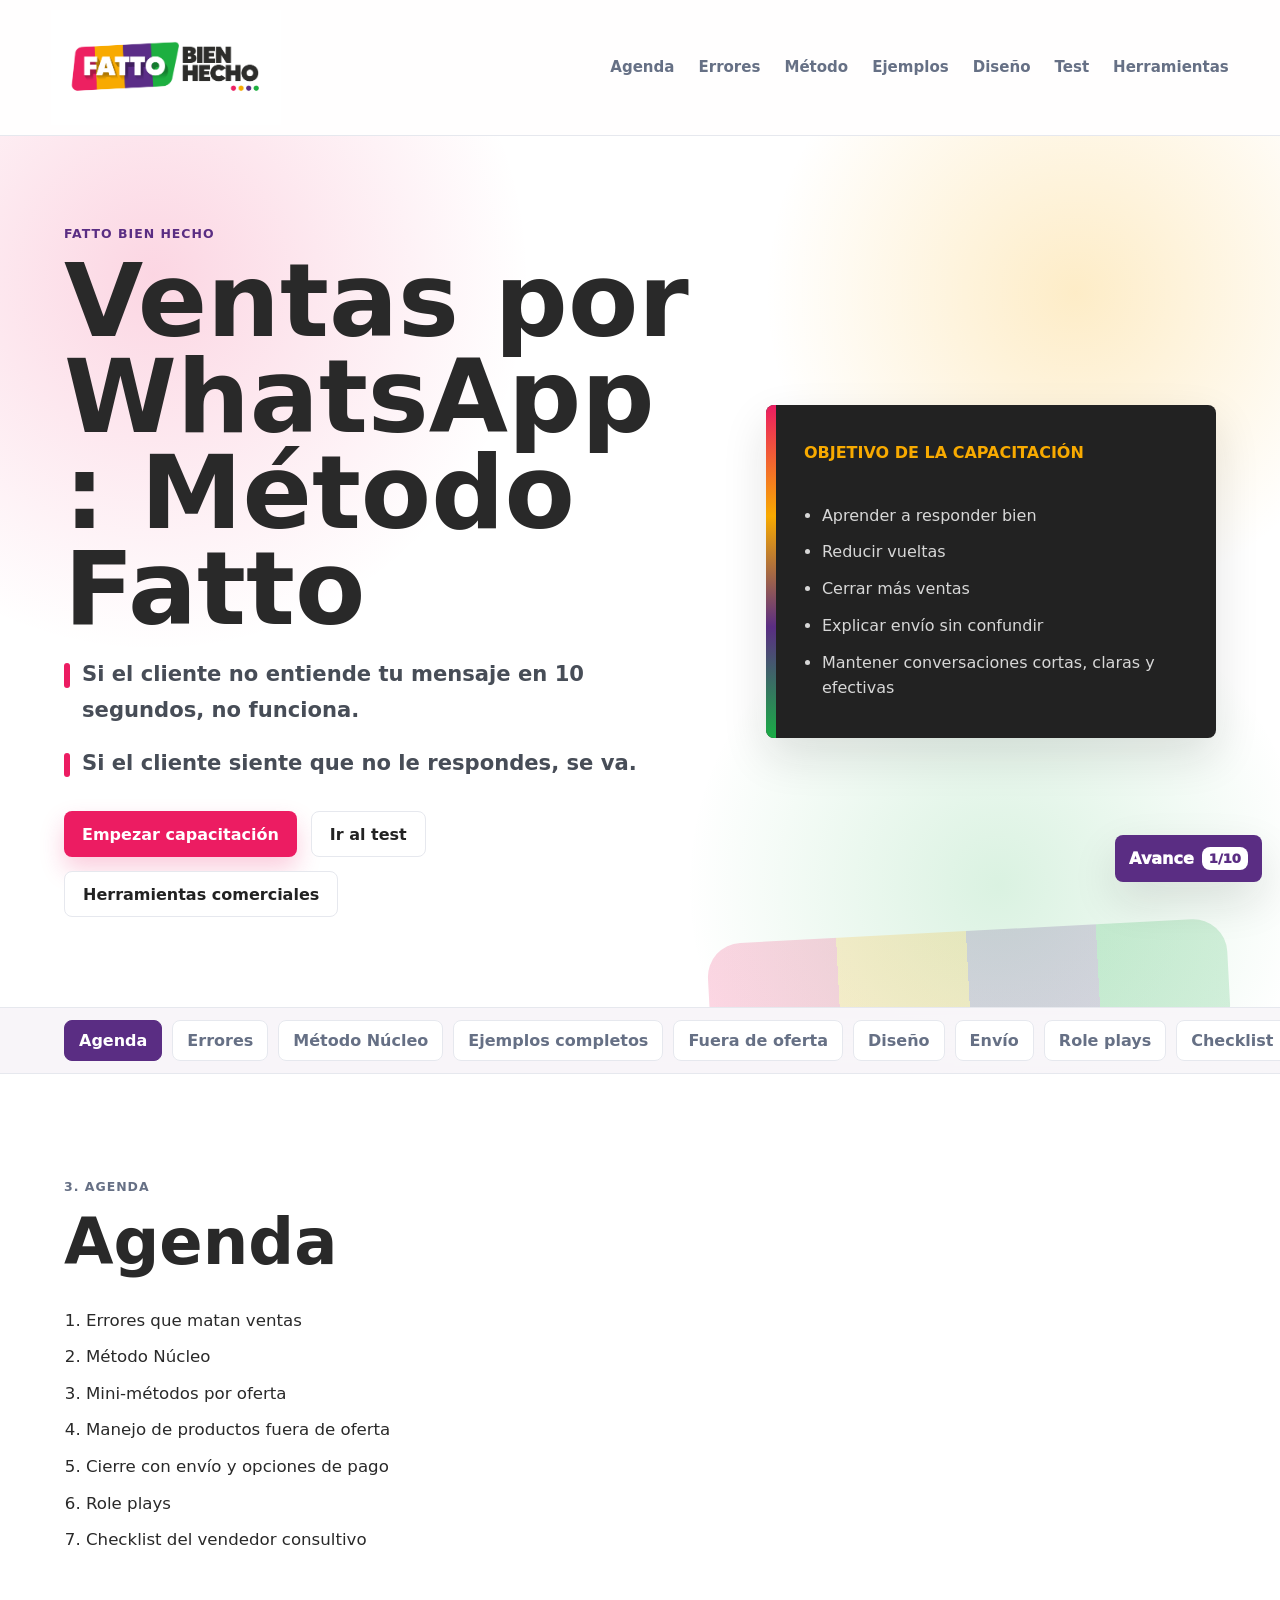
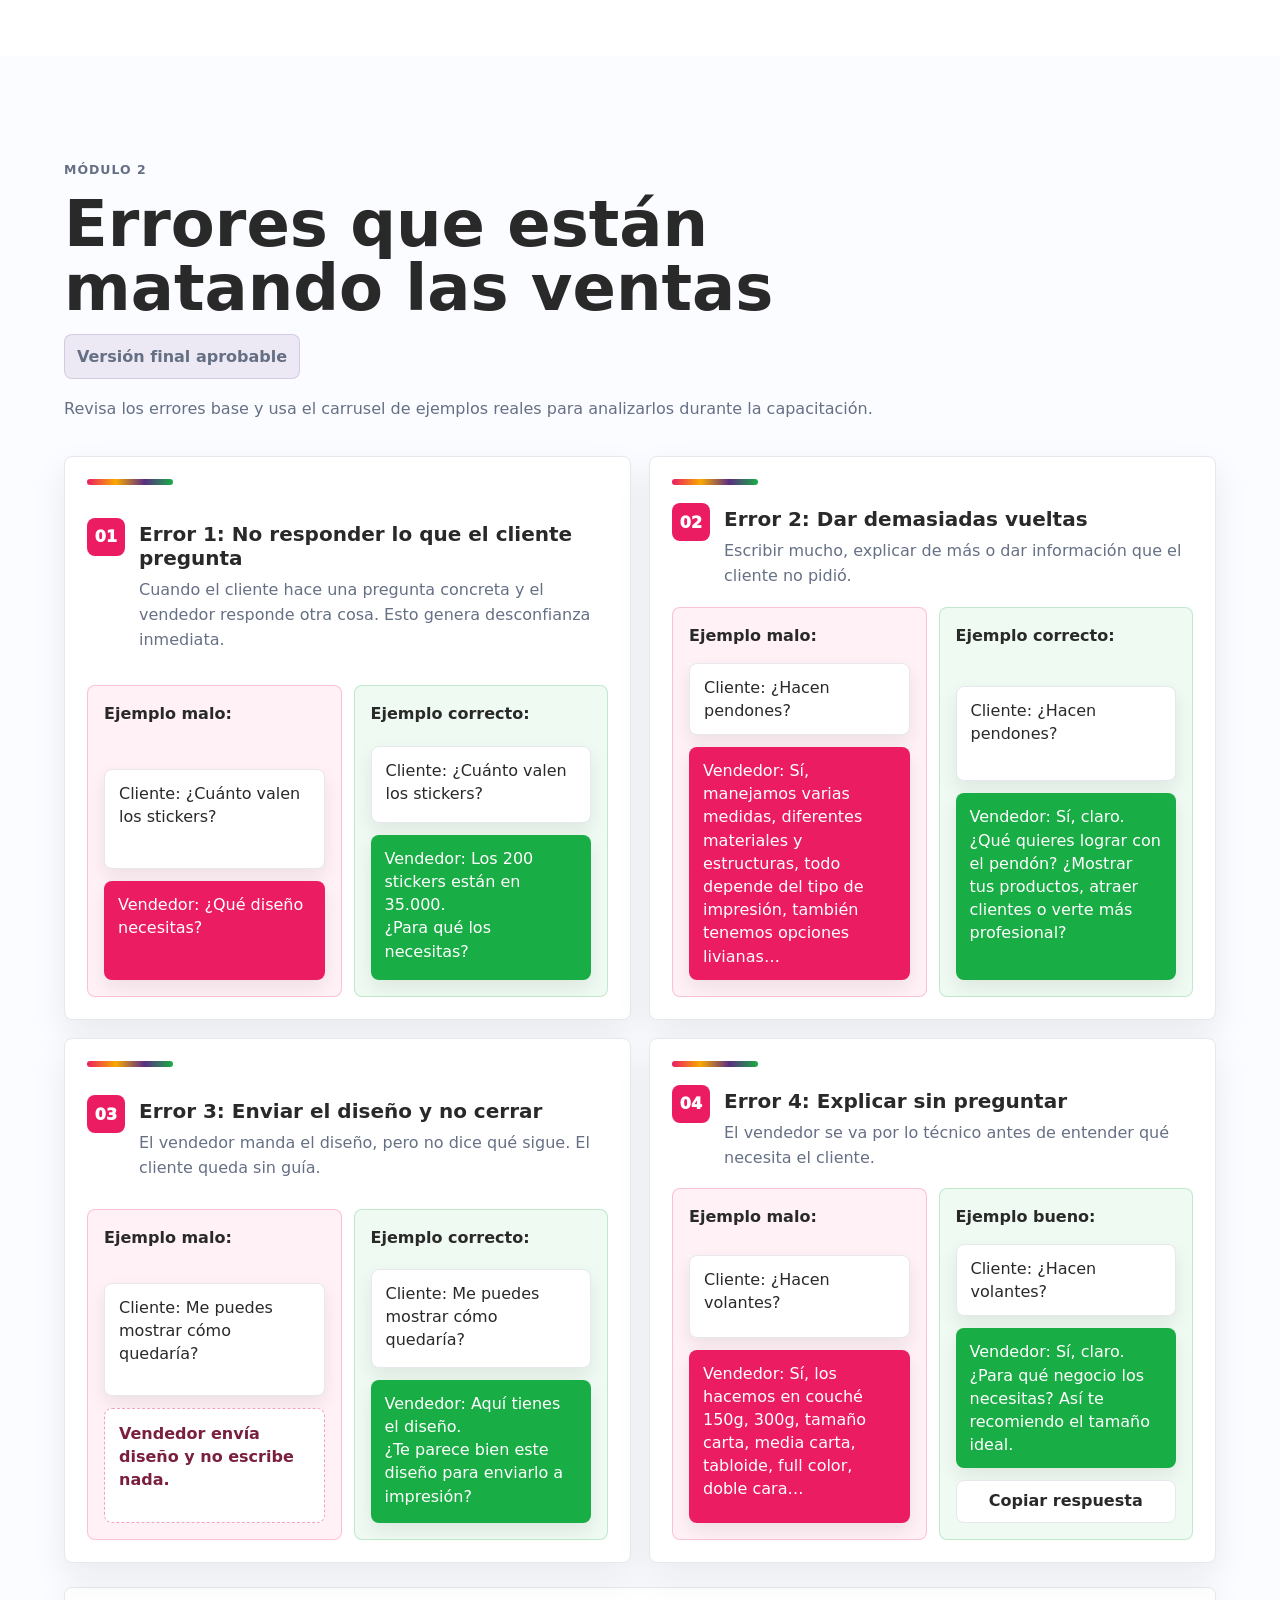
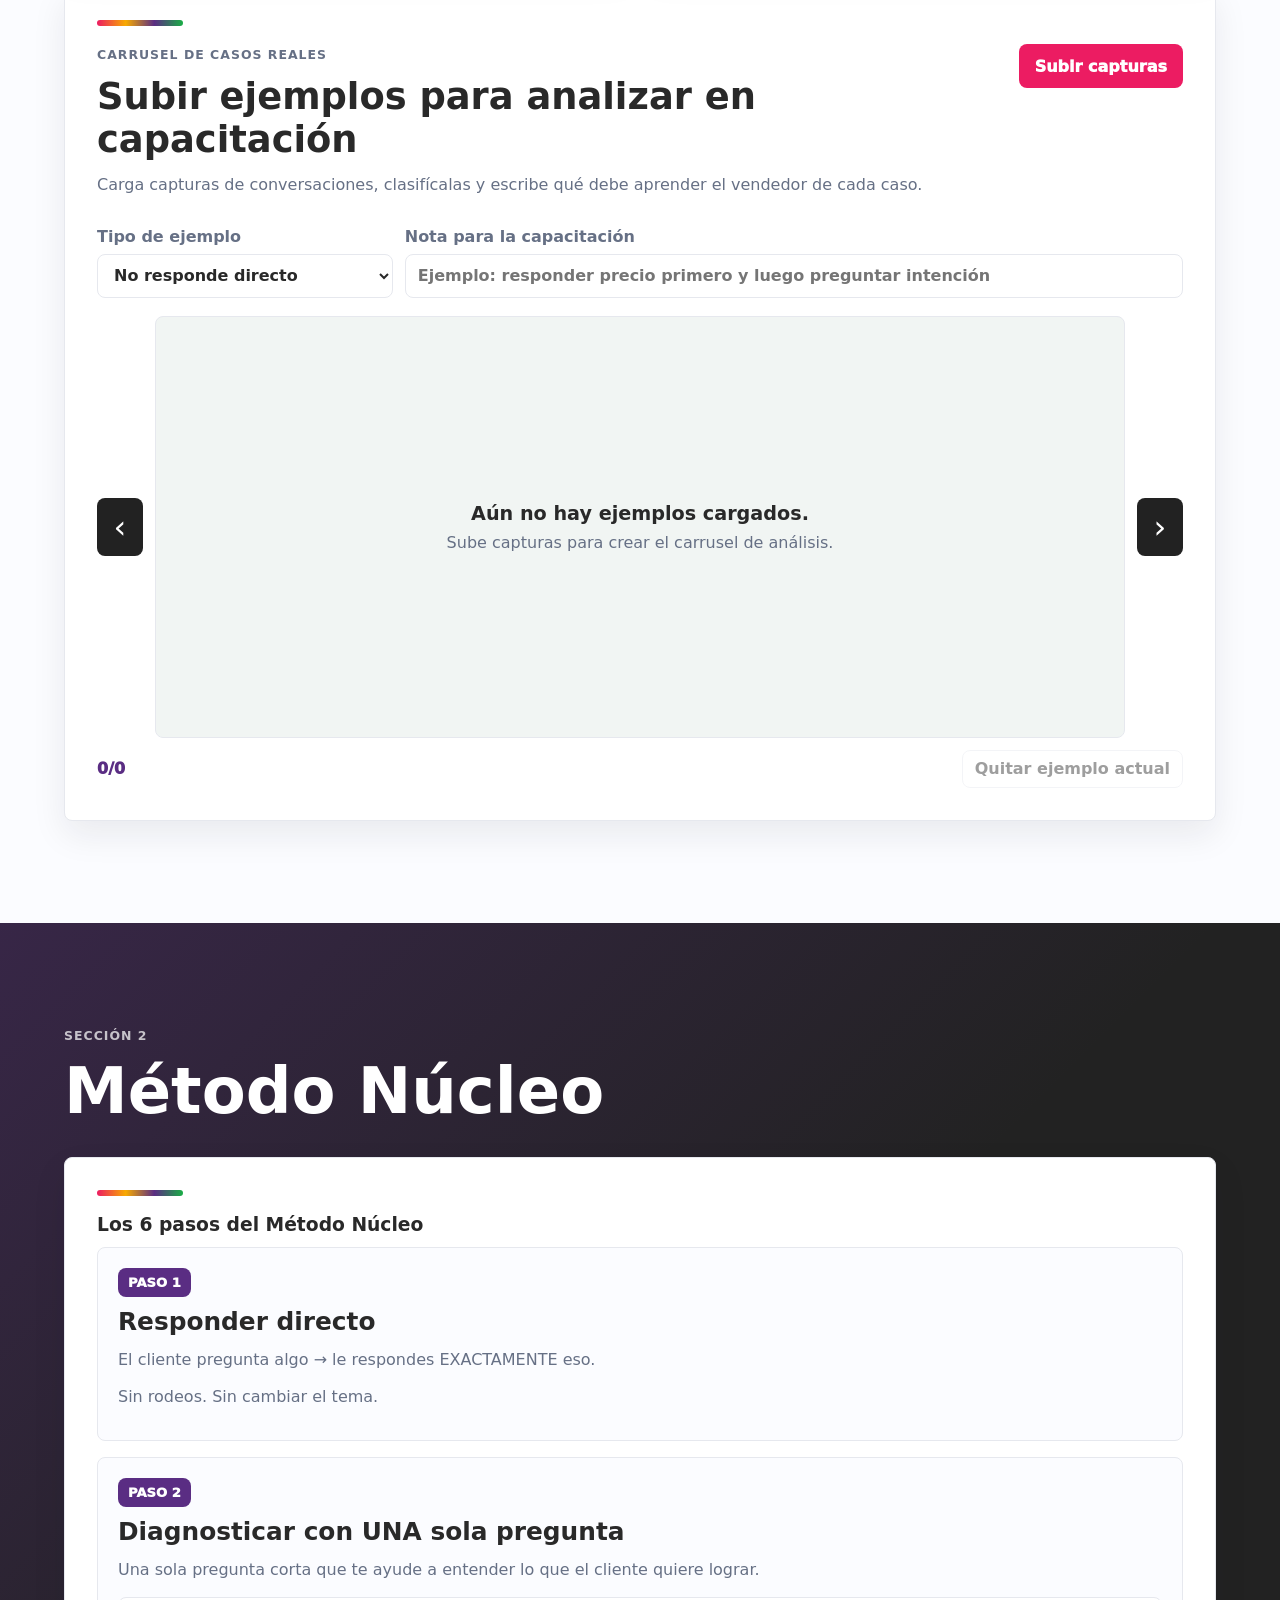
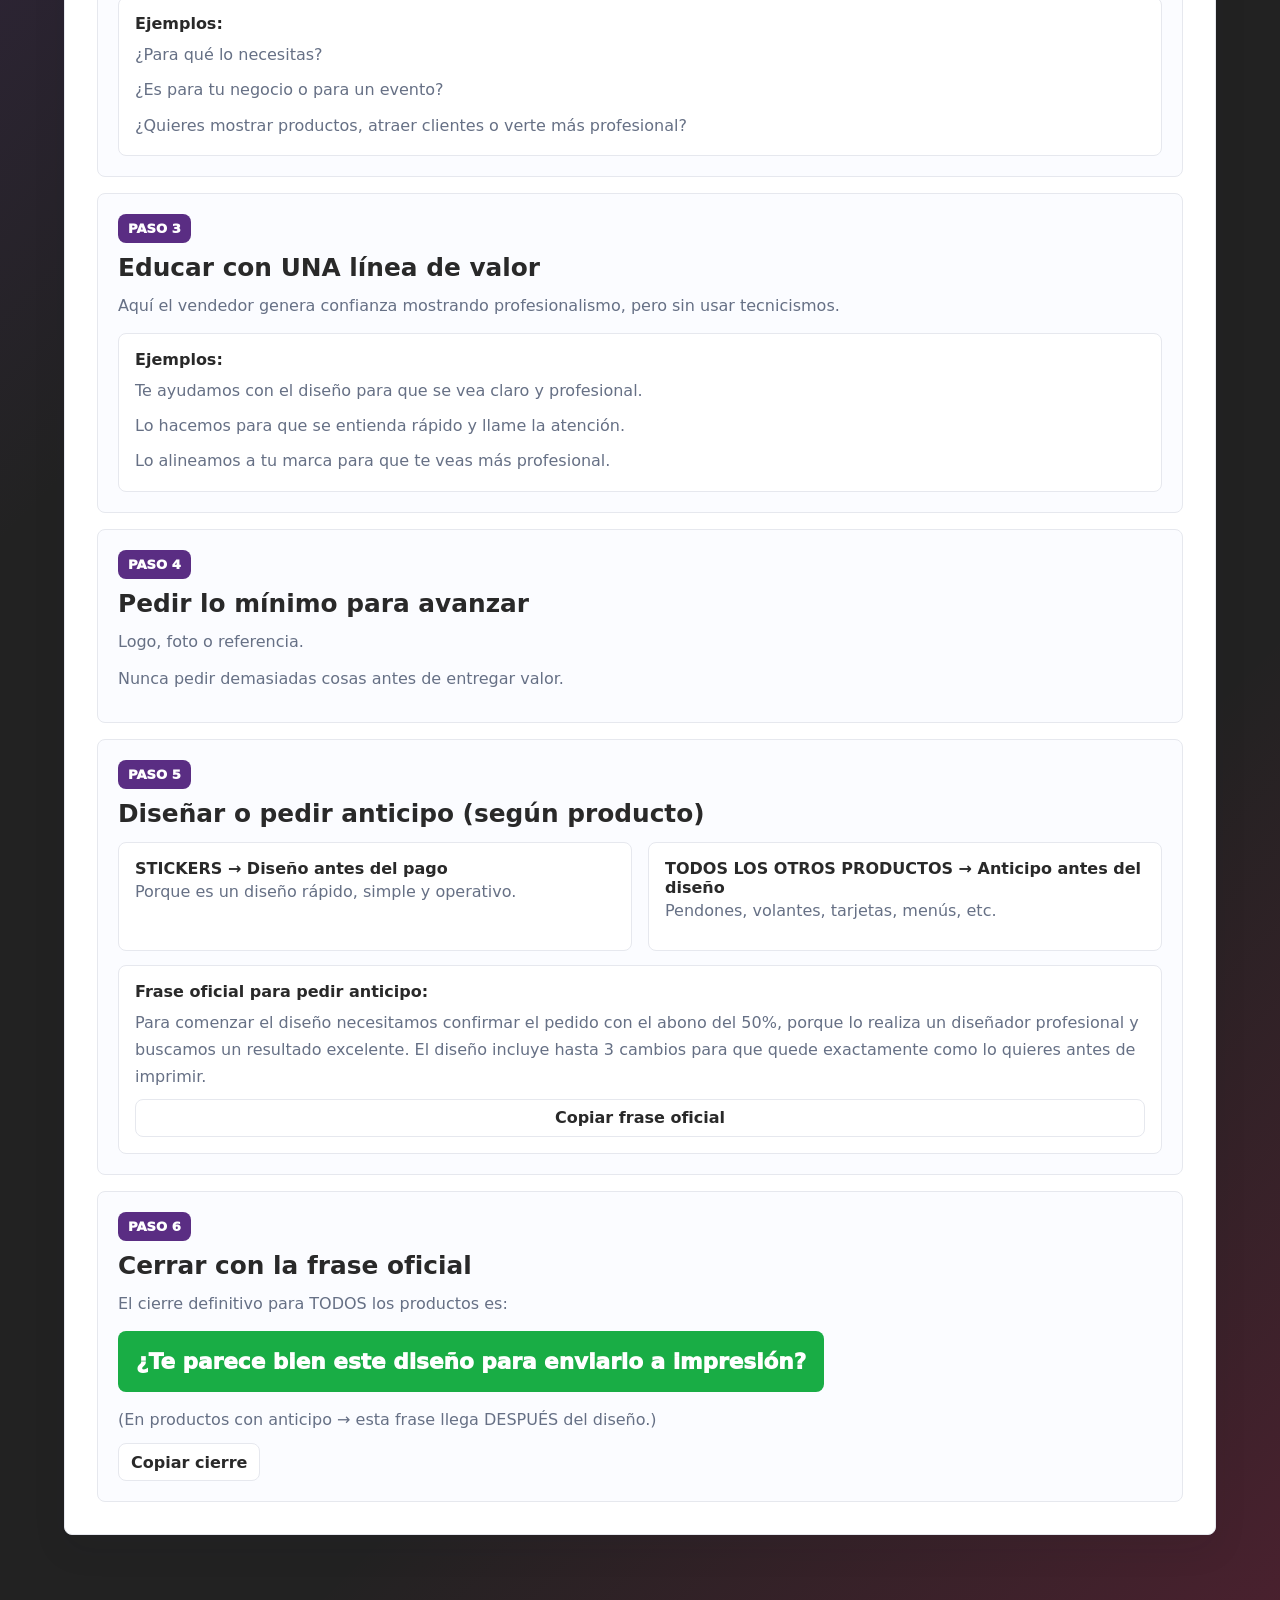
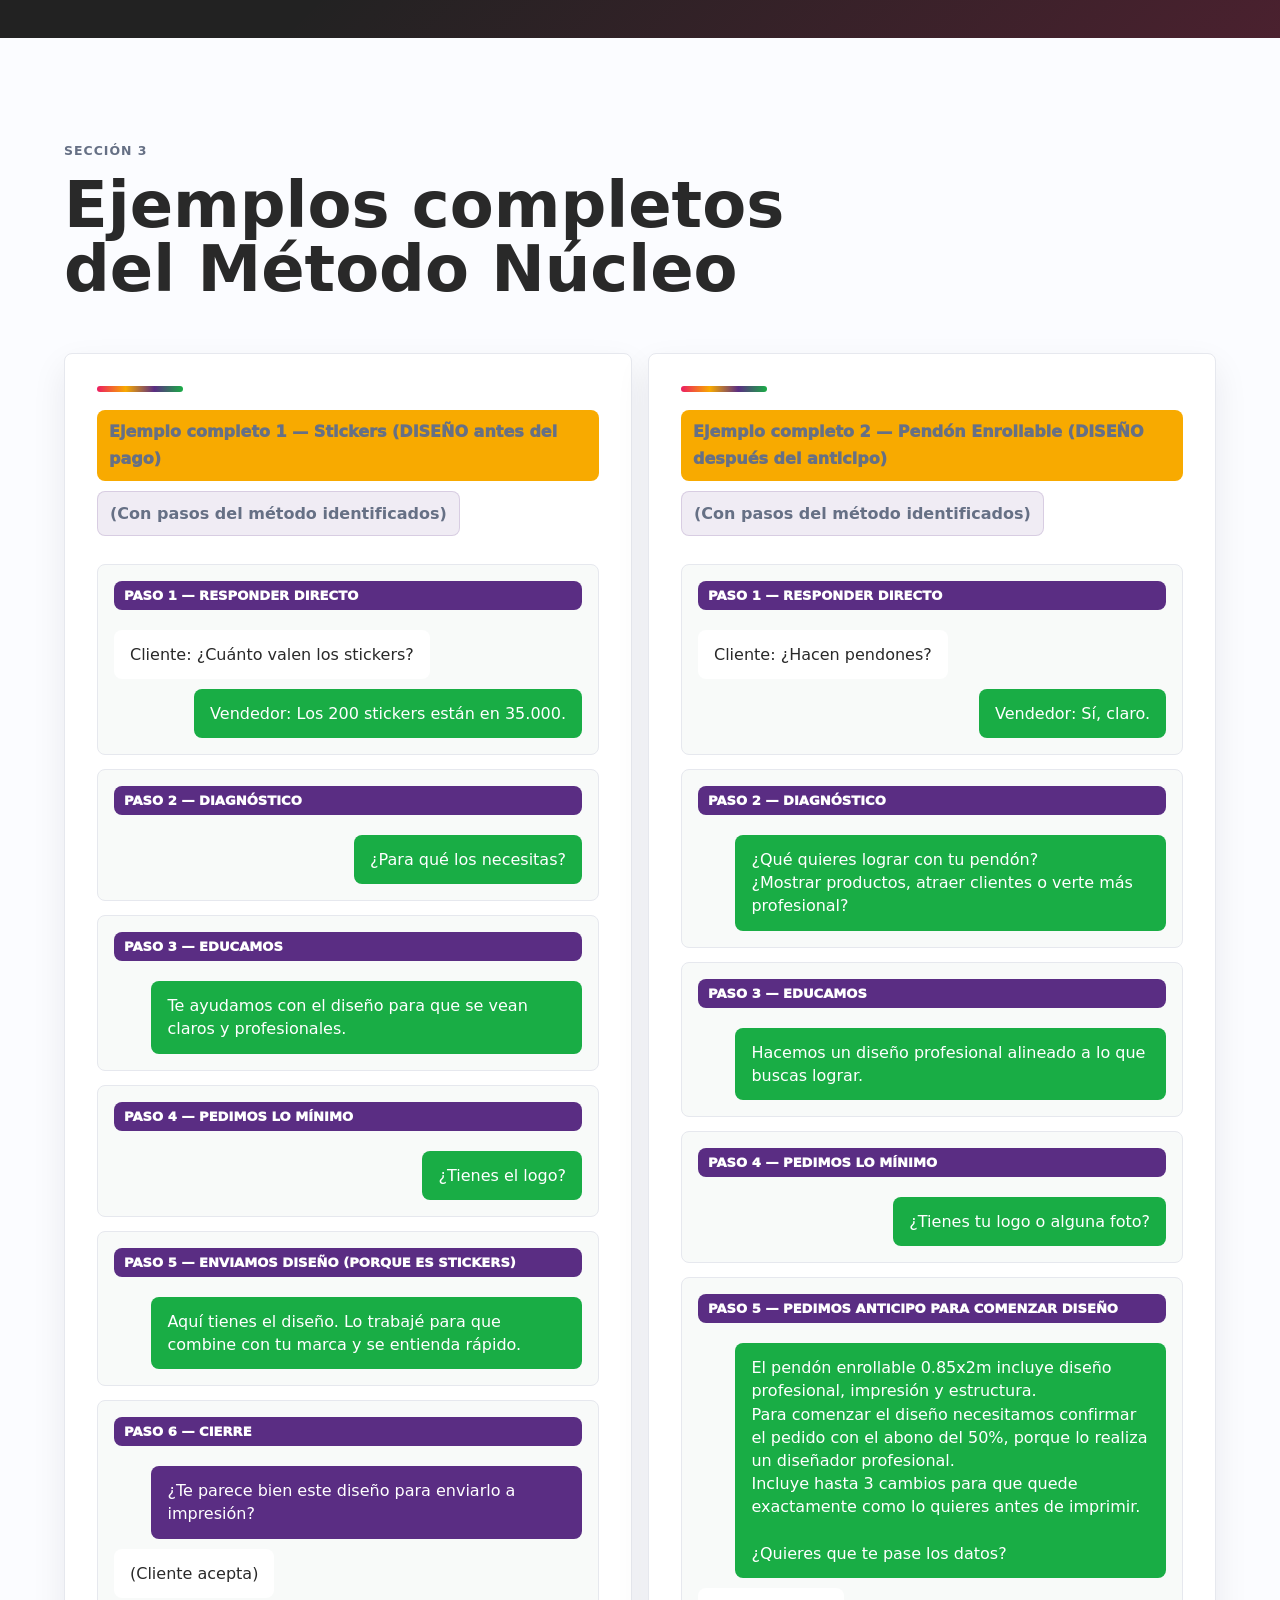
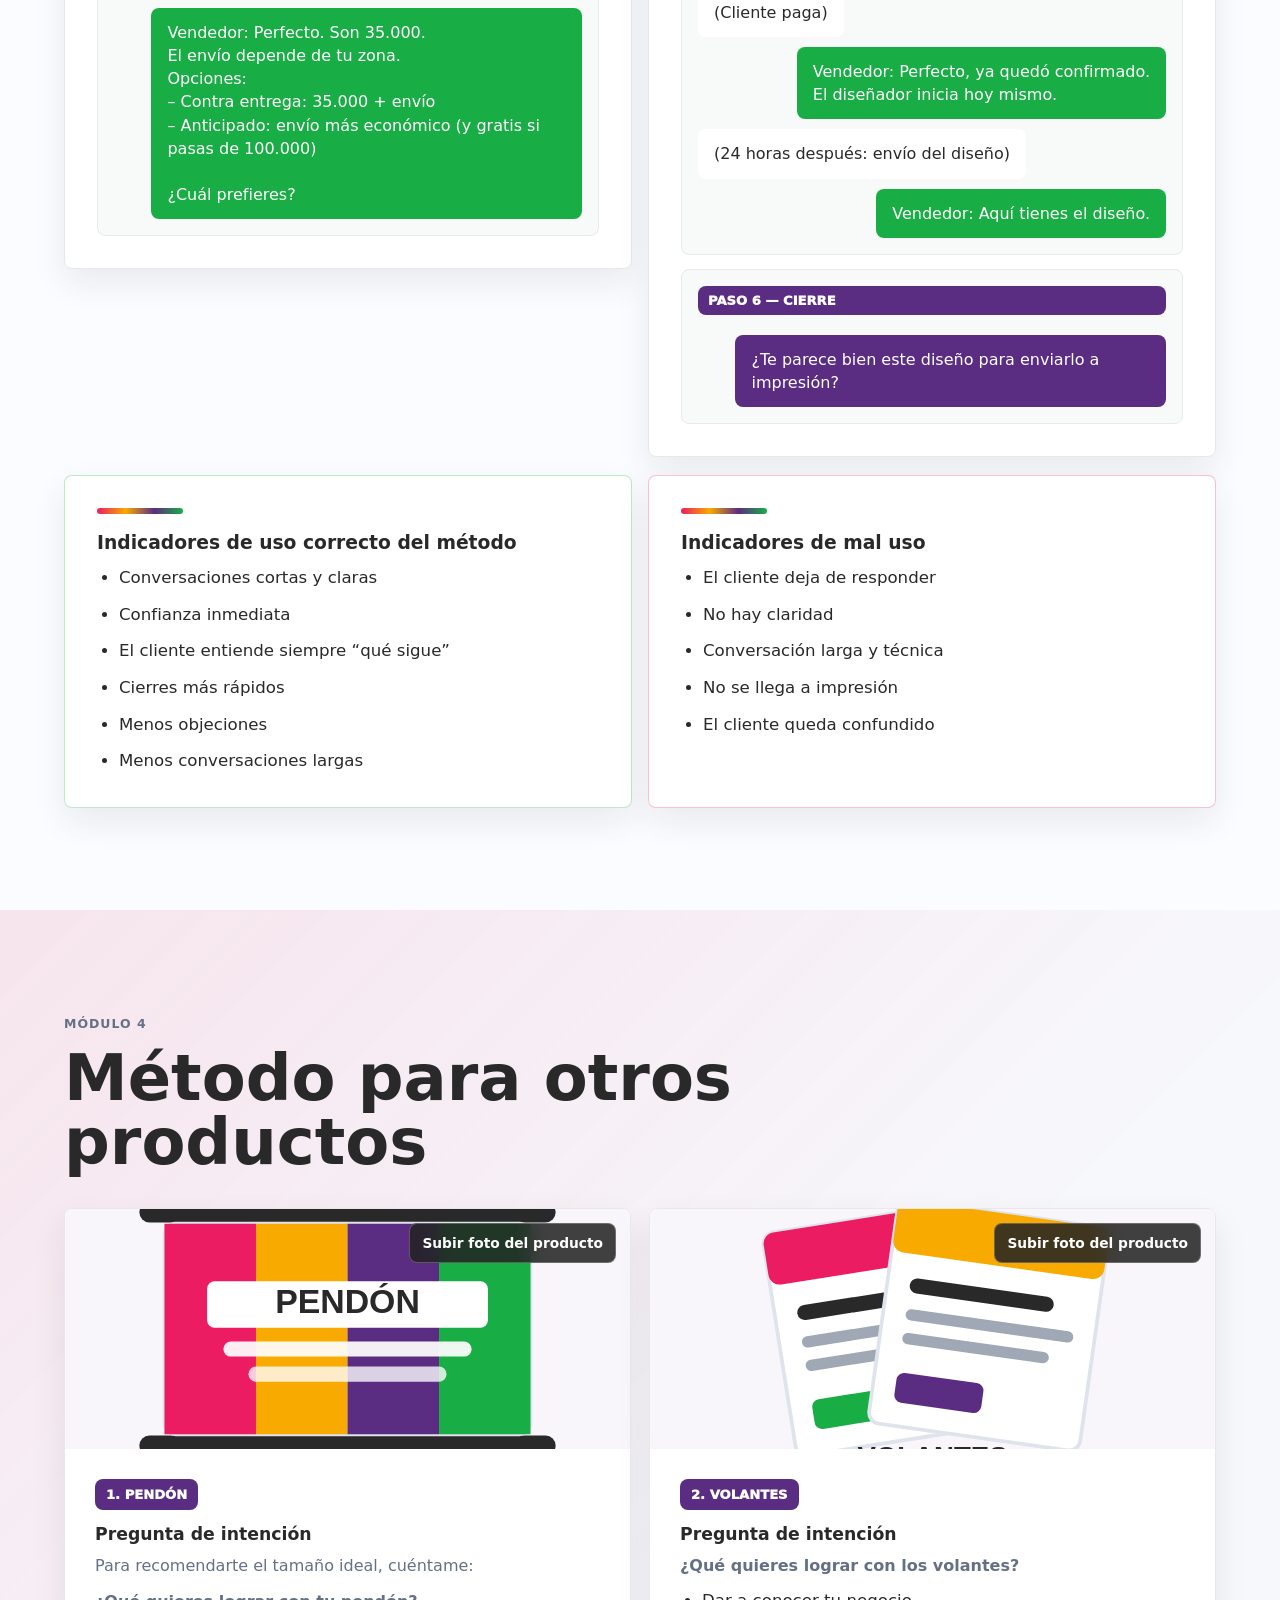
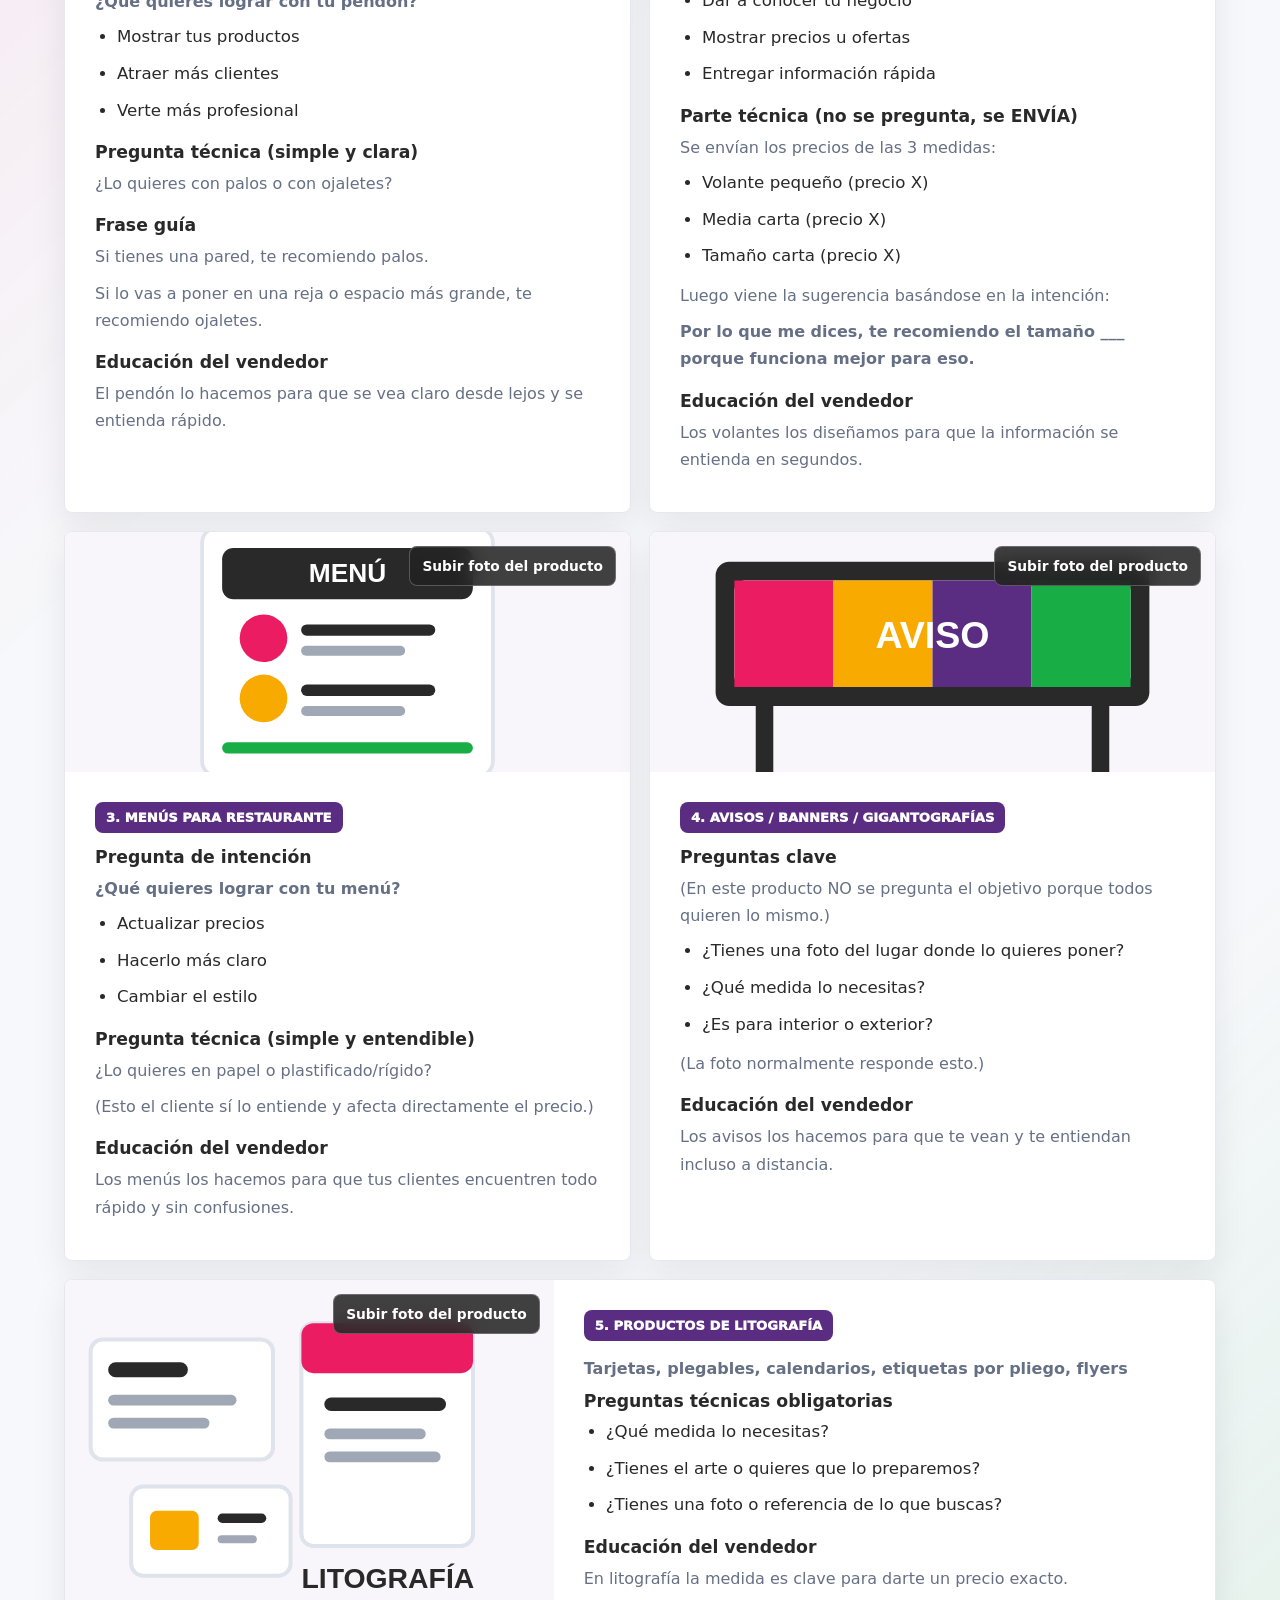
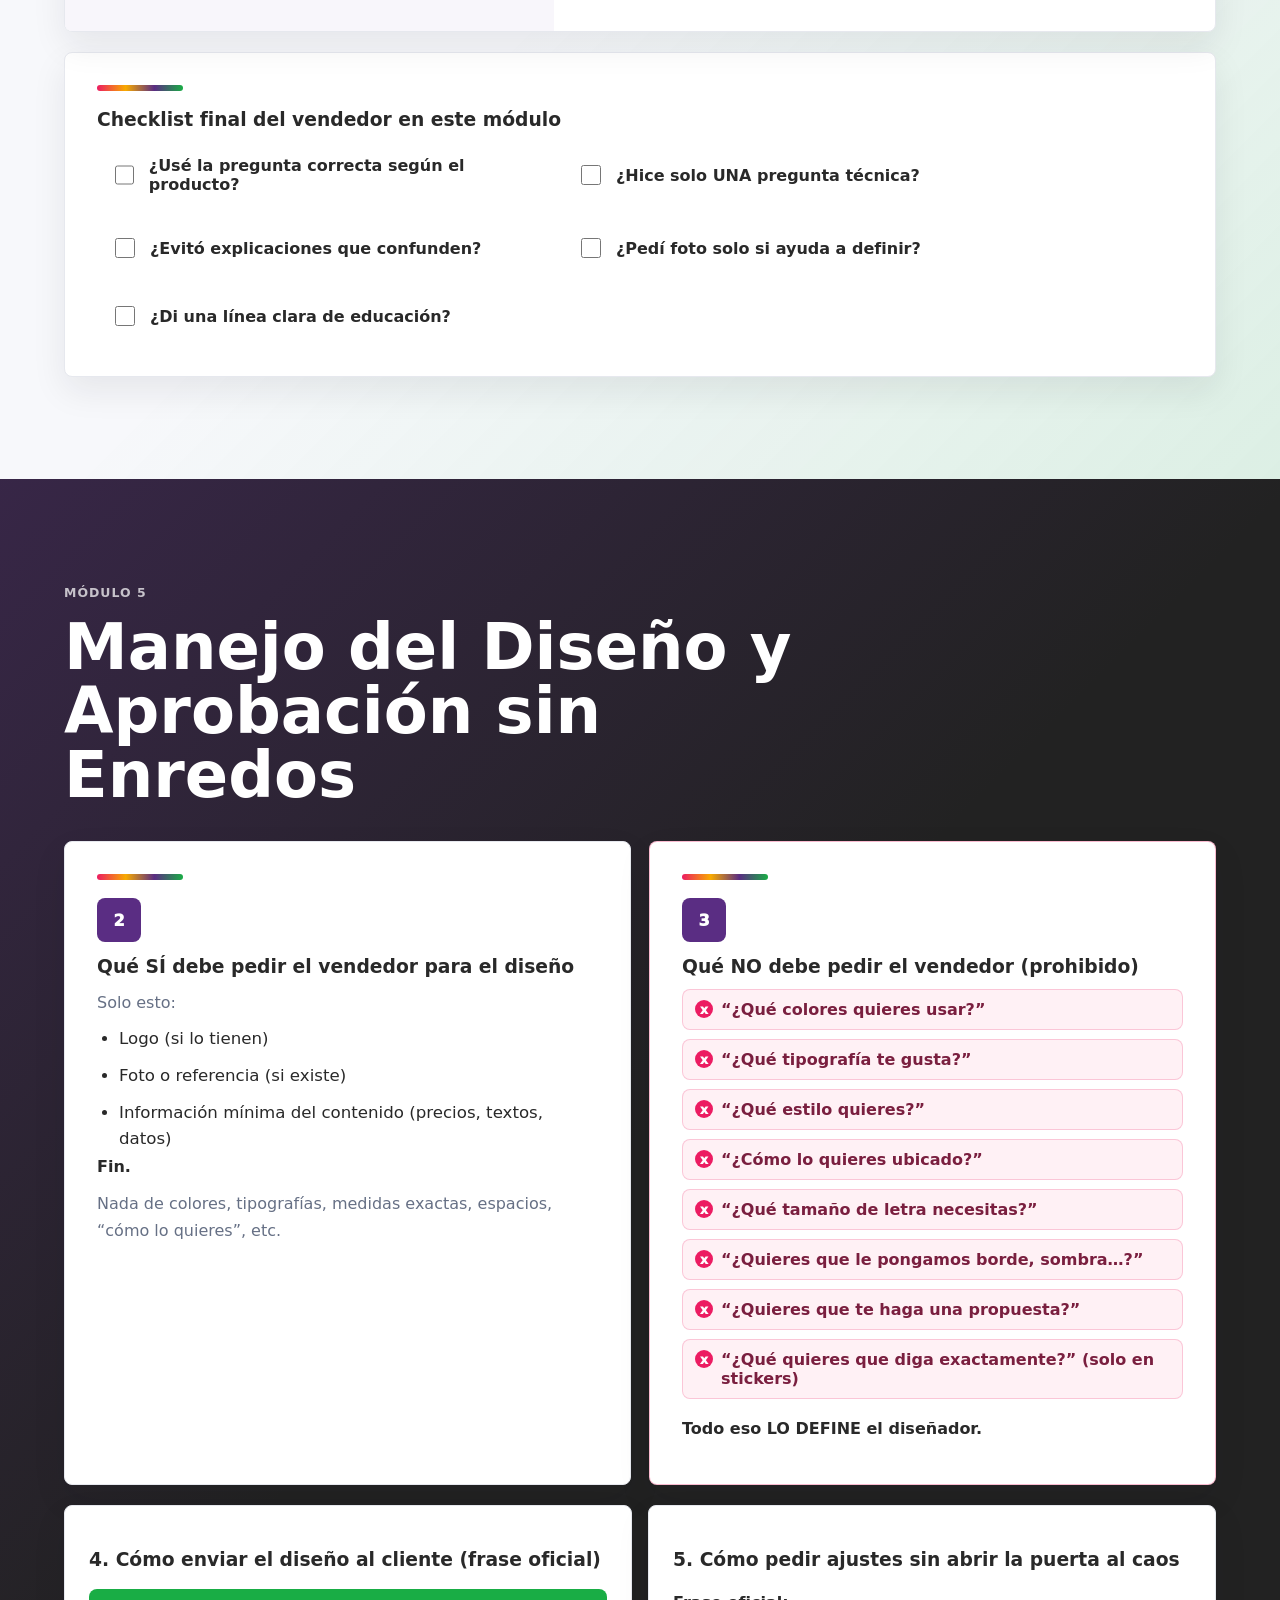
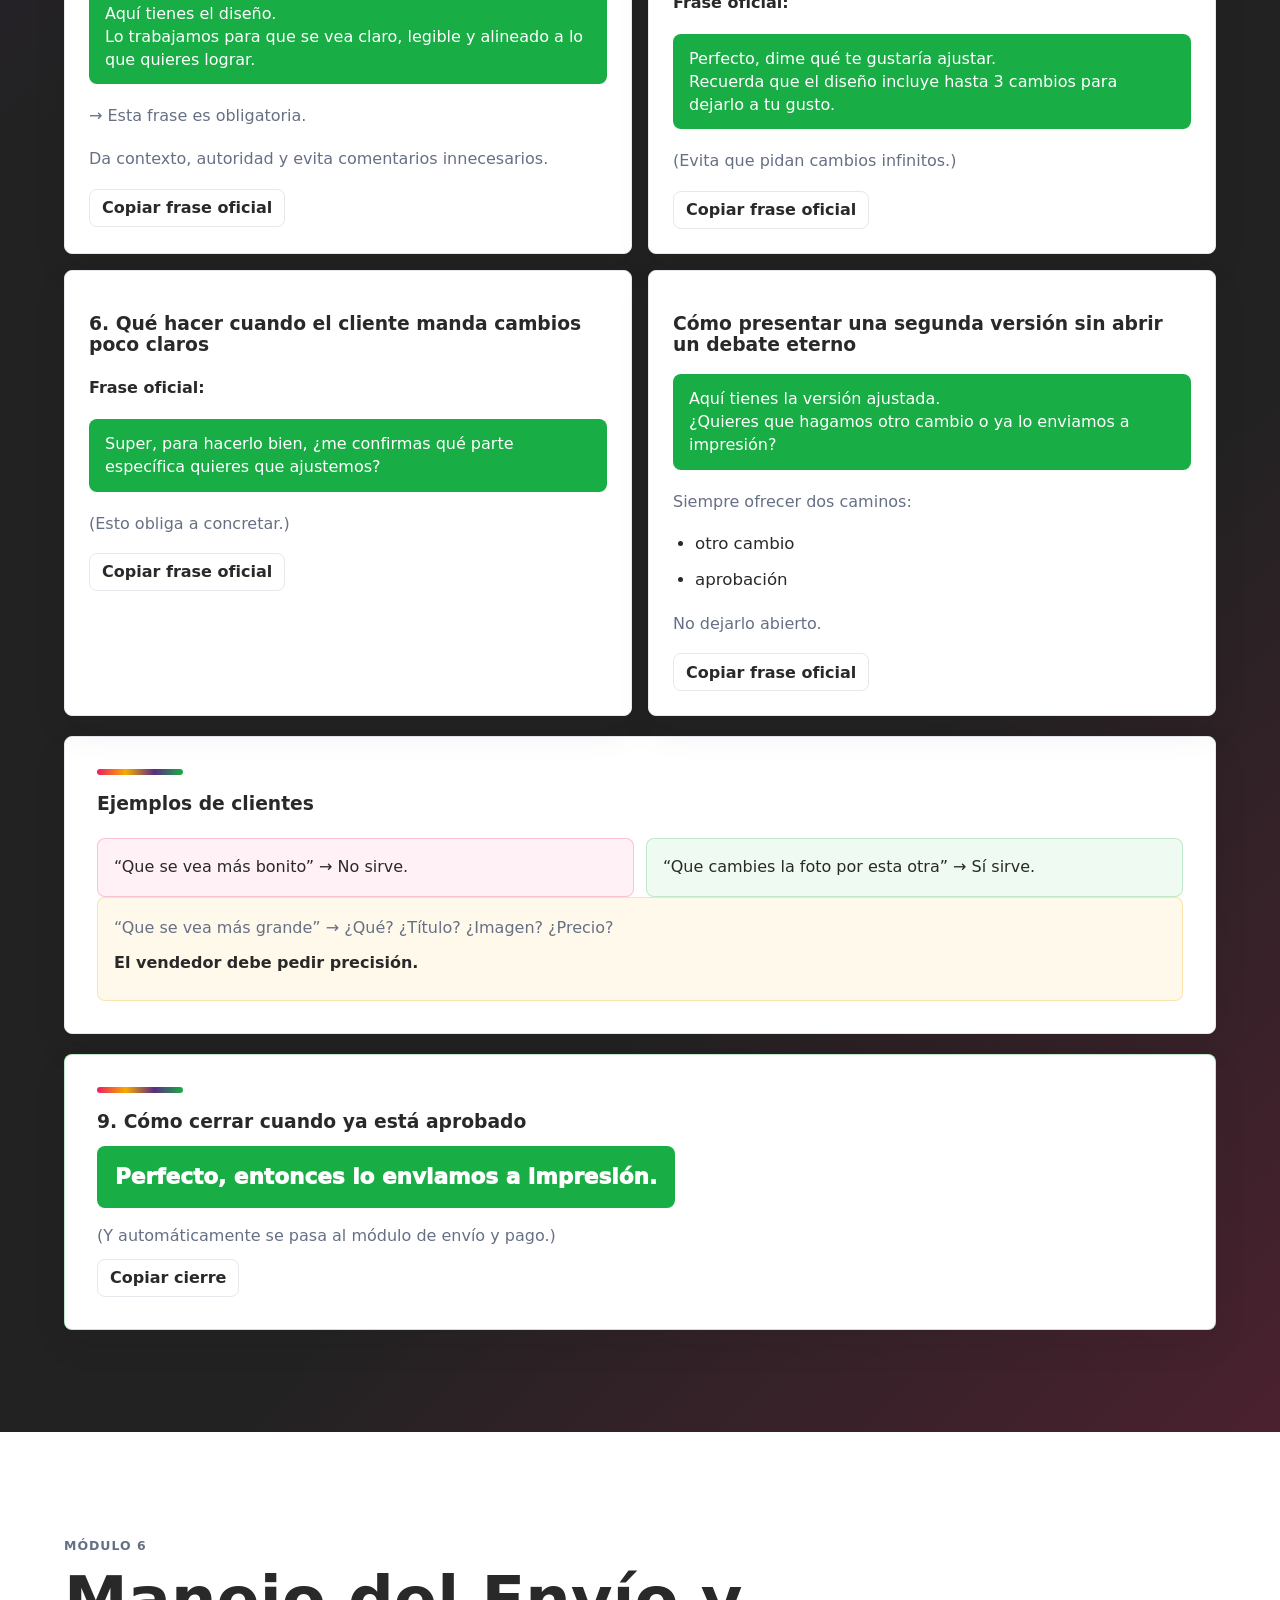
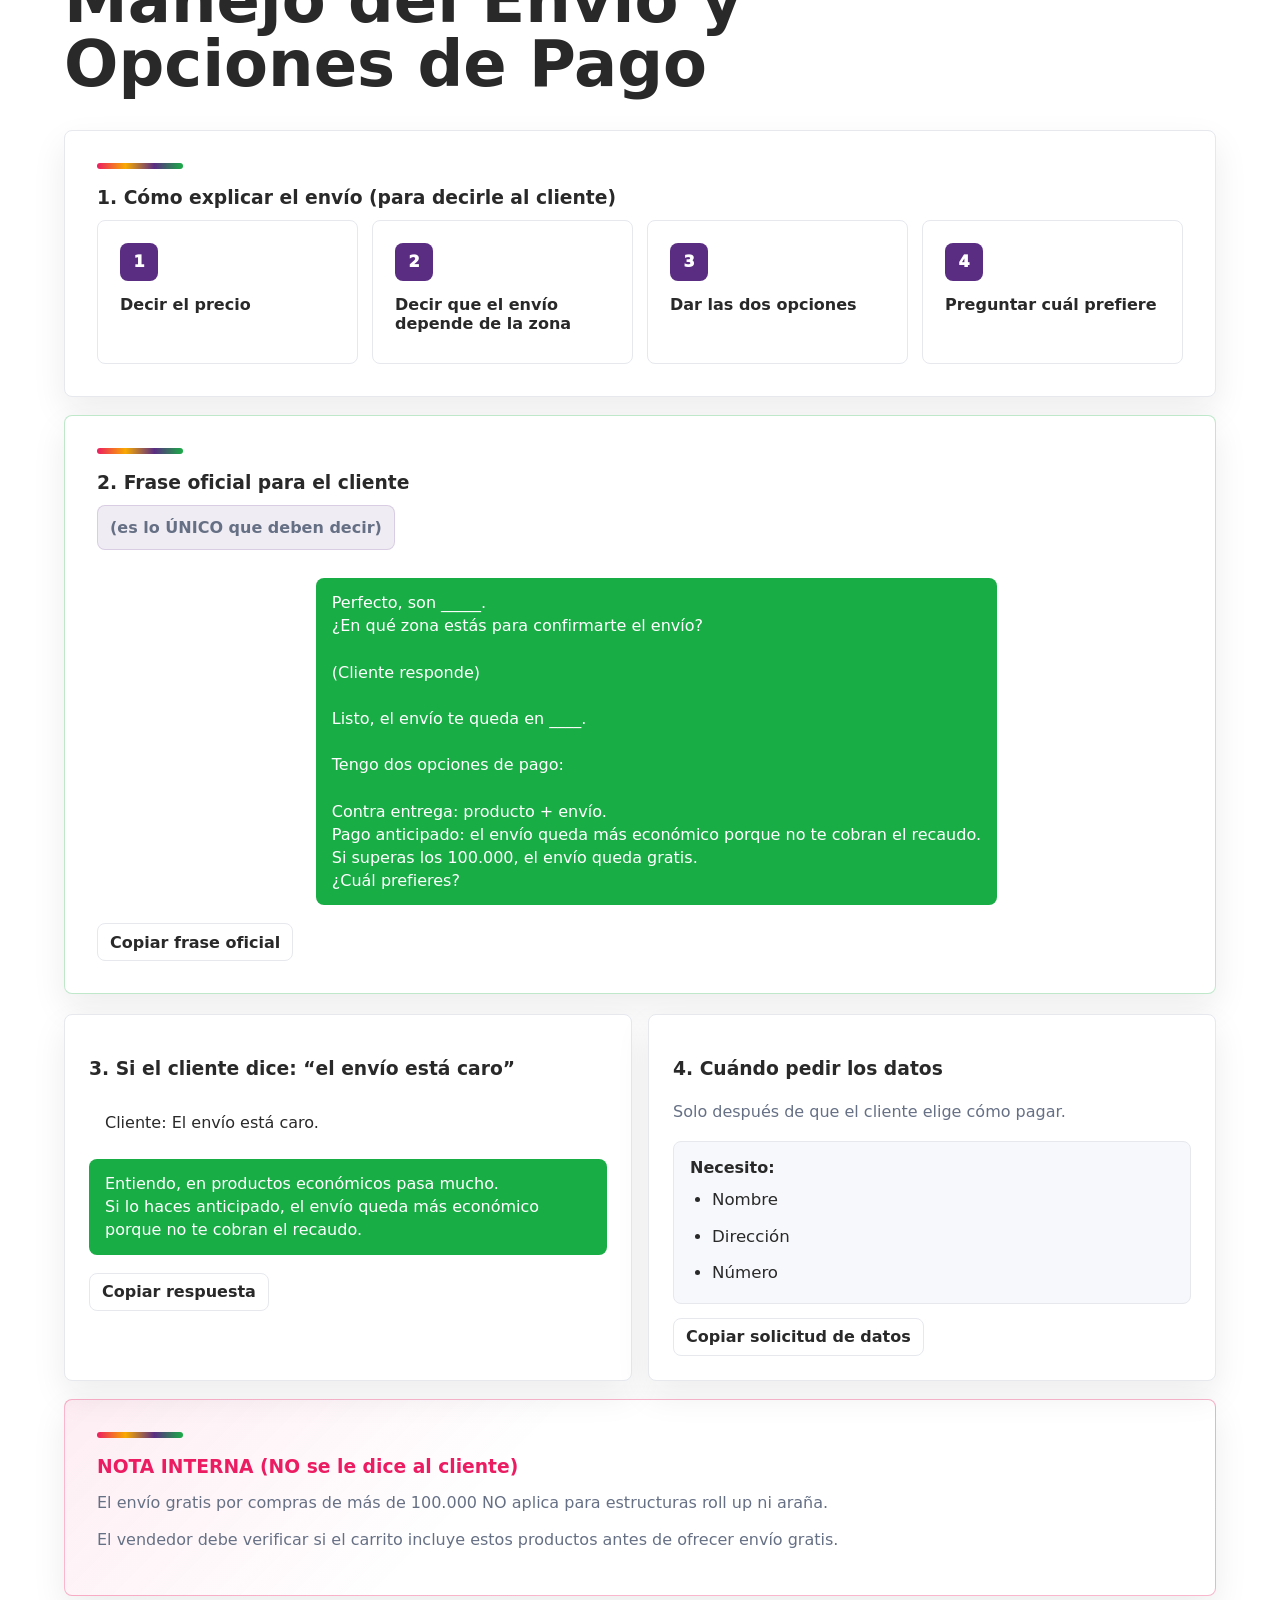
<file: index.html>
<!doctype html>
<html lang="es">
  <head>
    <meta charset="UTF-8" />
    <meta name="viewport" content="width=device-width, initial-scale=1.0" />
    <title>Ventas por WhatsApp | FATTO Bien Hecho</title>
    <link rel="stylesheet" href="styles.css" />
  </head>
  <body>
    <header class="topbar">
      <a class="brand" href="#inicio" aria-label="Ir al inicio">
        <img src="assets/logo-fatto.jpg" alt="FATTO Bien Hecho" />
      </a>
      <nav class="nav" aria-label="Navegación principal">
        <a href="#agenda">Agenda</a>
        <a href="#errores">Errores</a>
        <a href="#metodo">Método</a>
        <a href="#ofertas">Ejemplos</a>
        <a href="#diseno">Diseño</a>
        <a href="#test">Test</a>
        <a href="herramientas.html">Herramientas</a>
      </nav>
    </header>

    <main>
      <section class="hero" id="inicio">
        <div class="hero-copy">
          <p class="eyebrow">Fatto Bien Hecho</p>
          <h1>Ventas por WhatsApp: Método Fatto</h1>
          <p class="truth-line">Si el cliente no entiende tu mensaje en 10 segundos, no funciona.</p>
          <p class="truth-line">Si el cliente siente que no le respondes, se va.</p>
          <div class="hero-actions">
            <a class="button primary" href="#agenda">Empezar capacitación</a>
            <a class="button ghost" href="#test">Ir al test</a>
            <a class="button ghost" href="herramientas.html">Herramientas comerciales</a>
          </div>
        </div>

        <aside class="training-panel">
          <span class="panel-label">Objetivo de la capacitación</span>
          <ul>
            <li>Aprender a responder bien</li>
            <li>Reducir vueltas</li>
            <li>Cerrar más ventas</li>
            <li>Explicar envío sin confundir</li>
            <li>Mantener conversaciones cortas, claras y efectivas</li>
          </ul>
        </aside>
      </section>

      <section class="progress-band" aria-label="Secciones de la capacitación">
        <button class="agenda-pill active" data-target="agenda">Agenda</button>
        <button class="agenda-pill" data-target="errores">Errores</button>
        <button class="agenda-pill" data-target="metodo">Método Núcleo</button>
        <button class="agenda-pill" data-target="ofertas">Ejemplos completos</button>
        <button class="agenda-pill" data-target="fuera-oferta">Fuera de oferta</button>
        <button class="agenda-pill" data-target="diseno">Diseño</button>
        <button class="agenda-pill" data-target="envio">Envío</button>
        <button class="agenda-pill" data-target="role-plays">Role plays</button>
        <button class="agenda-pill" data-target="checklist">Checklist</button>
        <button class="agenda-pill" data-target="test">Test</button>
      </section>

      <button
        class="module-toggle"
        id="moduleToggle"
        type="button"
        aria-expanded="false"
        aria-controls="moduleMap"
      >
        Avance <span id="moduleProgress">1/10</span>
      </button>

      <aside class="module-map" id="moduleMap" aria-label="Avance de la capacitación" aria-hidden="true">
        <div class="module-map-head">
          <strong>Avance</strong>
          <button id="closeModuleMap" type="button" aria-label="Cerrar avance">×</button>
        </div>
        <a class="module-link active" href="#agenda">Agenda</a>
        <a class="module-link" href="#errores">Errores</a>
        <a class="module-link" href="#metodo">Método</a>
        <a class="module-link" href="#ofertas">Ejemplos</a>
        <a class="module-link" href="#fuera-oferta">Otros productos</a>
        <a class="module-link" href="#diseno">Diseño</a>
        <a class="module-link" href="#envio">Envío</a>
        <a class="module-link" href="#role-plays">Role play</a>
        <a class="module-link" href="#checklist">Checklist</a>
        <a class="module-link" href="#test">Test</a>
      </aside>

      <section class="section" id="agenda">
        <div class="section-heading">
          <p class="eyebrow">3. Agenda</p>
          <h2>Agenda</h2>
        </div>
        <ol class="number-list">
          <li>Errores que matan ventas</li>
          <li>Método Núcleo</li>
          <li>Mini-métodos por oferta</li>
          <li>Manejo de productos fuera de oferta</li>
          <li>Cierre con envío y opciones de pago</li>
          <li>Role plays</li>
          <li>Checklist del vendedor consultivo</li>
        </ol>
      </section>

      <section class="section" id="errores">
        <div class="section-heading">
          <p class="eyebrow">Módulo 2</p>
          <h2>Errores que están matando las ventas</h2>
          <p class="module-note">Versión final aprobable</p>
          <p>
            Revisa los errores base y usa el carrusel de ejemplos reales para analizarlos durante
            la capacitación.
          </p>
        </div>

        <div class="error-grid">
          <article class="error-card" data-error-id="error1">
            <div class="error-title">
              <span>01</span>
              <div>
                <h3>Error 1: No responder lo que el cliente pregunta</h3>
                <p>
                  Cuando el cliente hace una pregunta concreta y el vendedor responde otra cosa.
                  Esto genera desconfianza inmediata.
                </p>
              </div>
            </div>
            <div class="comparison">
              <div class="message-example bad">
                <strong>Ejemplo malo:</strong>
                <div class="bubble customer">Cliente: ¿Cuánto valen los stickers?</div>
                <div class="bubble seller bad-bubble">Vendedor: ¿Qué diseño necesitas?</div>
              </div>
              <div class="message-example good">
                <strong>Ejemplo correcto:</strong>
                <div class="bubble customer">Cliente: ¿Cuánto valen los stickers?</div>
                <div class="bubble seller">
                  Vendedor: Los 200 stickers están en 35.000.<br />
                  ¿Para qué los necesitas?
                </div>
              </div>
            </div>
          </article>

          <article class="error-card" data-error-id="error2">
            <div class="error-title">
              <span>02</span>
              <div>
                <h3>Error 2: Dar demasiadas vueltas</h3>
                <p>Escribir mucho, explicar de más o dar información que el cliente no pidió.</p>
              </div>
            </div>
            <div class="comparison">
              <div class="message-example bad">
                <strong>Ejemplo malo:</strong>
                <div class="bubble customer">Cliente: ¿Hacen pendones?</div>
                <div class="bubble seller bad-bubble">
                  Vendedor: Sí, manejamos varias medidas, diferentes materiales y estructuras,
                  todo depende del tipo de impresión, también tenemos opciones livianas…
                </div>
              </div>
              <div class="message-example good">
                <strong>Ejemplo correcto:</strong>
                <div class="bubble customer">Cliente: ¿Hacen pendones?</div>
                <div class="bubble seller">
                  Vendedor: Sí, claro.<br />
                  ¿Qué quieres lograr con el pendón? ¿Mostrar tus productos, atraer clientes o
                  verte más profesional?
                </div>
              </div>
            </div>
          </article>

          <article class="error-card" data-error-id="error3">
            <div class="error-title">
              <span>03</span>
              <div>
                <h3>Error 3: Enviar el diseño y no cerrar</h3>
                <p>
                  El vendedor manda el diseño, pero no dice qué sigue. El cliente queda sin guía.
                </p>
              </div>
            </div>
            <div class="comparison">
              <div class="message-example bad">
                <strong>Ejemplo malo:</strong>
                <div class="bubble customer">Cliente: Me puedes mostrar cómo quedaría?</div>
                <div class="design-sent">Vendedor envía diseño y no escribe nada.</div>
              </div>
              <div class="message-example good">
                <strong>Ejemplo correcto:</strong>
                <div class="bubble customer">Cliente: Me puedes mostrar cómo quedaría?</div>
                <div class="bubble seller">
                  Vendedor: Aquí tienes el diseño.<br />
                  ¿Te parece bien este diseño para enviarlo a impresión?
                </div>
              </div>
            </div>
          </article>

          <article class="error-card" data-error-id="error4">
            <div class="error-title">
              <span>04</span>
              <div>
                <h3>Error 4: Explicar sin preguntar</h3>
                <p>
                  El vendedor se va por lo técnico antes de entender qué necesita el cliente.
                </p>
              </div>
            </div>
            <div class="comparison">
              <div class="message-example bad">
                <strong>Ejemplo malo:</strong>
                <div class="bubble customer">Cliente: ¿Hacen volantes?</div>
                <div class="bubble seller bad-bubble">
                  Vendedor: Sí, los hacemos en couché 150g, 300g, tamaño carta, media carta,
                  tabloide, full color, doble cara…
                </div>
              </div>
              <div class="message-example good">
                <strong>Ejemplo bueno:</strong>
                <div class="bubble customer">Cliente: ¿Hacen volantes?</div>
                <div class="bubble seller">
                  Vendedor: Sí, claro.<br />
                  ¿Para qué negocio los necesitas? Así te recomiendo el tamaño ideal.
                </div>
                <button
                  class="copy-button"
                  data-copy="Sí, claro. ¿Para qué negocio los necesitas? Así te recomiendo el tamaño ideal."
                >
                  Copiar respuesta
                </button>
              </div>
            </div>
          </article>
        </div>

        <article class="content-card example-lab" id="exampleLab">
          <div class="lab-header">
            <div>
              <p class="eyebrow">Carrusel de casos reales</p>
              <h3>Subir ejemplos para analizar en capacitación</h3>
              <p>
                Carga capturas de conversaciones, clasifícalas y escribe qué debe aprender el
                vendedor de cada caso.
              </p>
            </div>
            <label class="example-upload">
              Subir capturas
              <input id="exampleImages" type="file" accept="image/*" multiple />
            </label>
          </div>

          <div class="lab-form">
            <label>
              Tipo de ejemplo
              <select id="exampleType">
                <option value="No responde directo">No responde directo</option>
                <option value="Da demasiadas vueltas">Da demasiadas vueltas</option>
                <option value="No cierra diseño">No cierra diseño</option>
                <option value="Explica sin preguntar">Explica sin preguntar</option>
                <option value="Envío y pago">Envío y pago</option>
                <option value="Buen ejemplo">Buen ejemplo</option>
              </select>
            </label>
            <label>
              Nota para la capacitación
              <input
                id="exampleNote"
                type="text"
                placeholder="Ejemplo: responder precio primero y luego preguntar intención"
              />
            </label>
          </div>

          <div class="carousel-shell" aria-live="polite">
            <button class="carousel-control" id="prevExample" type="button" aria-label="Ejemplo anterior">
              ‹
            </button>
            <figure class="example-slide" id="exampleSlide">
              <div class="empty-slide">
                <strong>Aún no hay ejemplos cargados.</strong>
                <span>Sube capturas para crear el carrusel de análisis.</span>
              </div>
            </figure>
            <button class="carousel-control" id="nextExample" type="button" aria-label="Ejemplo siguiente">
              ›
            </button>
          </div>
          <div class="carousel-footer">
            <span id="exampleCounter">0/0</span>
            <button class="copy-button" id="removeExample" type="button">Quitar ejemplo actual</button>
          </div>
        </article>
      </section>

      <section class="section dark" id="metodo">
        <div class="section-heading">
          <p class="eyebrow">Sección 2</p>
          <h2>Método Núcleo</h2>
        </div>

        <article class="content-card">
          <h3>Los 6 pasos del Método Núcleo</h3>
          <div class="method-steps">
            <section class="method-step">
              <span>Paso 1</span>
              <h4>Responder directo</h4>
              <p>El cliente pregunta algo → le respondes EXACTAMENTE eso.</p>
              <p>Sin rodeos. Sin cambiar el tema.</p>
            </section>

            <section class="method-step">
              <span>Paso 2</span>
              <h4>Diagnosticar con UNA sola pregunta</h4>
              <p>
                Una sola pregunta corta que te ayude a entender lo que el cliente quiere lograr.
              </p>
              <div class="mini-examples">
                <strong>Ejemplos:</strong>
                <p>¿Para qué lo necesitas?</p>
                <p>¿Es para tu negocio o para un evento?</p>
                <p>¿Quieres mostrar productos, atraer clientes o verte más profesional?</p>
              </div>
            </section>

            <section class="method-step">
              <span>Paso 3</span>
              <h4>Educar con UNA línea de valor</h4>
              <p>
                Aquí el vendedor genera confianza mostrando profesionalismo, pero sin usar
                tecnicismos.
              </p>
              <div class="mini-examples">
                <strong>Ejemplos:</strong>
                <p>Te ayudamos con el diseño para que se vea claro y profesional.</p>
                <p>Lo hacemos para que se entienda rápido y llame la atención.</p>
                <p>Lo alineamos a tu marca para que te veas más profesional.</p>
              </div>
            </section>

            <section class="method-step">
              <span>Paso 4</span>
              <h4>Pedir lo mínimo para avanzar</h4>
              <p>Logo, foto o referencia.</p>
              <p>Nunca pedir demasiadas cosas antes de entregar valor.</p>
            </section>

            <section class="method-step">
              <span>Paso 5</span>
              <h4>Diseñar o pedir anticipo (según producto)</h4>
              <div class="decision-grid">
                <div>
                  <strong>STICKERS → Diseño antes del pago</strong>
                  <p>Porque es un diseño rápido, simple y operativo.</p>
                </div>
                <div>
                  <strong>TODOS LOS OTROS PRODUCTOS → Anticipo antes del diseño</strong>
                  <p>Pendones, volantes, tarjetas, menús, etc.</p>
                </div>
              </div>
              <div class="official-phrase">
                <strong>Frase oficial para pedir anticipo:</strong>
                <p>
                  Para comenzar el diseño necesitamos confirmar el pedido con el abono del 50%,
                  porque lo realiza un diseñador profesional y buscamos un resultado excelente. El
                  diseño incluye hasta 3 cambios para que quede exactamente como lo quieres antes de
                  imprimir.
                </p>
                <button
                  class="copy-button"
                  data-copy="Para comenzar el diseño necesitamos confirmar el pedido con el abono del 50%, porque lo realiza un diseñador profesional y buscamos un resultado excelente. El diseño incluye hasta 3 cambios para que quede exactamente como lo quieres antes de imprimir."
                >
                  Copiar frase oficial
                </button>
              </div>
            </section>

            <section class="method-step">
              <span>Paso 6</span>
              <h4>Cerrar con la frase oficial</h4>
              <p>El cierre definitivo para TODOS los productos es:</p>
              <div class="closing-phrase">¿Te parece bien este diseño para enviarlo a impresión?</div>
              <p>(En productos con anticipo → esta frase llega DESPUÉS del diseño.)</p>
              <button
                class="copy-button"
                data-copy="¿Te parece bien este diseño para enviarlo a impresión?"
              >
                Copiar cierre
              </button>
            </section>
          </div>
        </article>
      </section>

      <section class="section" id="ofertas">
        <div class="section-heading">
          <p class="eyebrow">Sección 3</p>
          <h2>Ejemplos completos del Método Núcleo</h2>
        </div>

        <div class="example-grid">
          <article class="content-card full-example">
            <p class="offer-price">Ejemplo completo 1 — Stickers (DISEÑO antes del pago)</p>
            <p class="module-note">(Con pasos del método identificados)</p>
            <div class="script-timeline">
              <section>
                <span>Paso 1 — Responder directo</span>
                <div class="bubble customer">Cliente: ¿Cuánto valen los stickers?</div>
                <div class="bubble seller">Vendedor: Los 200 stickers están en 35.000.</div>
              </section>
              <section>
                <span>Paso 2 — Diagnóstico</span>
                <div class="bubble seller">¿Para qué los necesitas?</div>
              </section>
              <section>
                <span>Paso 3 — Educamos</span>
                <div class="bubble seller">
                  Te ayudamos con el diseño para que se vean claros y profesionales.
                </div>
              </section>
              <section>
                <span>Paso 4 — Pedimos lo mínimo</span>
                <div class="bubble seller">¿Tienes el logo?</div>
              </section>
              <section>
                <span>Paso 5 — Enviamos diseño (porque es stickers)</span>
                <div class="bubble seller">
                  Aquí tienes el diseño. Lo trabajé para que combine con tu marca y se entienda
                  rápido.
                </div>
              </section>
              <section>
                <span>Paso 6 — Cierre</span>
                <div class="bubble seller strong">
                  ¿Te parece bien este diseño para enviarlo a impresión?
                </div>
                <div class="bubble customer">(Cliente acepta)</div>
                <div class="bubble seller">
                  Vendedor: Perfecto. Son 35.000.<br />
                  El envío depende de tu zona.<br />
                  Opciones:<br />
                  – Contra entrega: 35.000 + envío<br />
                  – Anticipado: envío más económico (y gratis si pasas de 100.000)<br /><br />
                  ¿Cuál prefieres?
                </div>
              </section>
            </div>
          </article>

          <article class="content-card full-example">
            <p class="offer-price">Ejemplo completo 2 — Pendón Enrollable (DISEÑO después del anticipo)</p>
            <p class="module-note">(Con pasos del método identificados)</p>
            <div class="script-timeline">
              <section>
                <span>Paso 1 — Responder directo</span>
                <div class="bubble customer">Cliente: ¿Hacen pendones?</div>
                <div class="bubble seller">Vendedor: Sí, claro.</div>
              </section>
              <section>
                <span>Paso 2 — Diagnóstico</span>
                <div class="bubble seller">
                  ¿Qué quieres lograr con tu pendón?<br />
                  ¿Mostrar productos, atraer clientes o verte más profesional?
                </div>
              </section>
              <section>
                <span>Paso 3 — Educamos</span>
                <div class="bubble seller">
                  Hacemos un diseño profesional alineado a lo que buscas lograr.
                </div>
              </section>
              <section>
                <span>Paso 4 — Pedimos lo mínimo</span>
                <div class="bubble seller">¿Tienes tu logo o alguna foto?</div>
              </section>
              <section>
                <span>Paso 5 — Pedimos ANTICIPO para comenzar diseño</span>
                <div class="bubble seller">
                  El pendón enrollable 0.85x2m incluye diseño profesional, impresión y
                  estructura.<br />
                  Para comenzar el diseño necesitamos confirmar el pedido con el abono del 50%,
                  porque lo realiza un diseñador profesional.<br />
                  Incluye hasta 3 cambios para que quede exactamente como lo quieres antes de
                  imprimir.<br /><br />
                  ¿Quieres que te pase los datos?
                </div>
                <div class="bubble customer">(Cliente paga)</div>
                <div class="bubble seller">
                  Vendedor: Perfecto, ya quedó confirmado.<br />
                  El diseñador inicia hoy mismo.
                </div>
                <div class="bubble customer">(24 horas después: envío del diseño)</div>
                <div class="bubble seller">Vendedor: Aquí tienes el diseño.</div>
              </section>
              <section>
                <span>Paso 6 — Cierre</span>
                <div class="bubble seller strong">
                  ¿Te parece bien este diseño para enviarlo a impresión?
                </div>
              </section>
            </div>
          </article>
        </div>

        <div class="indicator-grid">
          <article class="content-card indicator-card good-indicator">
            <h3>Indicadores de uso correcto del método</h3>
            <ul class="simple-list">
              <li>Conversaciones cortas y claras</li>
              <li>Confianza inmediata</li>
              <li>El cliente entiende siempre “qué sigue”</li>
              <li>Cierres más rápidos</li>
              <li>Menos objeciones</li>
              <li>Menos conversaciones largas</li>
            </ul>
          </article>

          <article class="content-card indicator-card bad-indicator">
            <h3>Indicadores de mal uso</h3>
            <ul class="simple-list">
              <li>El cliente deja de responder</li>
              <li>No hay claridad</li>
              <li>Conversación larga y técnica</li>
              <li>No se llega a impresión</li>
              <li>El cliente queda confundido</li>
            </ul>
          </article>
        </div>
      </section>

      <section class="section color-block" id="fuera-oferta">
        <div class="section-heading">
          <p class="eyebrow">Módulo 4</p>
          <h2>Método para otros productos</h2>
        </div>

        <div class="product-guide-grid">
          <article class="product-guide-card" data-product-id="pendon">
            <img class="product-image" src="assets/producto-pendon.svg" alt="Pendón" />
            <label class="product-upload">
              Subir foto del producto
              <input type="file" accept="image/*" />
            </label>
            <div class="product-guide-content">
              <span>1. Pendón</span>
              <h3>Pregunta de intención</h3>
              <p>Para recomendarte el tamaño ideal, cuéntame:</p>
              <p><strong>¿Qué quieres lograr con tu pendón?</strong></p>
              <ul class="simple-list">
                <li>Mostrar tus productos</li>
                <li>Atraer más clientes</li>
                <li>Verte más profesional</li>
              </ul>
              <h3>Pregunta técnica (simple y clara)</h3>
              <p>¿Lo quieres con palos o con ojaletes?</p>
              <h3>Frase guía</h3>
              <p>Si tienes una pared, te recomiendo palos.</p>
              <p>Si lo vas a poner en una reja o espacio más grande, te recomiendo ojaletes.</p>
              <h3>Educación del vendedor</h3>
              <p>El pendón lo hacemos para que se vea claro desde lejos y se entienda rápido.</p>
            </div>
          </article>

          <article class="product-guide-card" data-product-id="volantes">
            <img class="product-image" src="assets/producto-volantes.svg" alt="Volantes impresos" />
            <label class="product-upload">
              Subir foto del producto
              <input type="file" accept="image/*" />
            </label>
            <div class="product-guide-content">
              <span>2. Volantes</span>
              <h3>Pregunta de intención</h3>
              <p><strong>¿Qué quieres lograr con los volantes?</strong></p>
              <ul class="simple-list">
                <li>Dar a conocer tu negocio</li>
                <li>Mostrar precios u ofertas</li>
                <li>Entregar información rápida</li>
              </ul>
              <h3>Parte técnica (no se pregunta, se ENVÍA)</h3>
              <p>Se envían los precios de las 3 medidas:</p>
              <ul class="simple-list">
                <li>Volante pequeño (precio X)</li>
                <li>Media carta (precio X)</li>
                <li>Tamaño carta (precio X)</li>
              </ul>
              <p>Luego viene la sugerencia basándose en la intención:</p>
              <p><strong>Por lo que me dices, te recomiendo el tamaño ___ porque funciona mejor para eso.</strong></p>
              <h3>Educación del vendedor</h3>
              <p>Los volantes los diseñamos para que la información se entienda en segundos.</p>
            </div>
          </article>

          <article class="product-guide-card" data-product-id="menus">
            <img class="product-image" src="assets/producto-menu.svg" alt="Menú de restaurante" />
            <label class="product-upload">
              Subir foto del producto
              <input type="file" accept="image/*" />
            </label>
            <div class="product-guide-content">
              <span>3. Menús para restaurante</span>
              <h3>Pregunta de intención</h3>
              <p><strong>¿Qué quieres lograr con tu menú?</strong></p>
              <ul class="simple-list">
                <li>Actualizar precios</li>
                <li>Hacerlo más claro</li>
                <li>Cambiar el estilo</li>
              </ul>
              <h3>Pregunta técnica (simple y entendible)</h3>
              <p>¿Lo quieres en papel o plastificado/rígido?</p>
              <p>(Esto el cliente sí lo entiende y afecta directamente el precio.)</p>
              <h3>Educación del vendedor</h3>
              <p>Los menús los hacemos para que tus clientes encuentren todo rápido y sin confusiones.</p>
            </div>
          </article>

          <article class="product-guide-card" data-product-id="avisos">
            <img class="product-image" src="assets/producto-aviso.svg" alt="Aviso, banner o gigantografía" />
            <label class="product-upload">
              Subir foto del producto
              <input type="file" accept="image/*" />
            </label>
            <div class="product-guide-content">
              <span>4. Avisos / banners / gigantografías</span>
              <h3>Preguntas clave</h3>
              <p>(En este producto NO se pregunta el objetivo porque todos quieren lo mismo.)</p>
              <ul class="simple-list">
                <li>¿Tienes una foto del lugar donde lo quieres poner?</li>
                <li>¿Qué medida lo necesitas?</li>
                <li>¿Es para interior o exterior?</li>
              </ul>
              <p>(La foto normalmente responde esto.)</p>
              <h3>Educación del vendedor</h3>
              <p>Los avisos los hacemos para que te vean y te entiendan incluso a distancia.</p>
            </div>
          </article>

          <article class="product-guide-card wide" data-product-id="litografia">
            <div class="product-media">
              <img class="product-image" src="assets/producto-litografia.svg" alt="Materiales impresos de litografía" />
              <label class="product-upload">
                Subir foto del producto
                <input type="file" accept="image/*" />
              </label>
            </div>
            <div class="product-guide-content">
              <span>5. Productos de litografía</span>
              <p class="product-subtitle">Tarjetas, plegables, calendarios, etiquetas por pliego, flyers</p>
              <h3>Preguntas técnicas obligatorias</h3>
              <ul class="simple-list">
                <li>¿Qué medida lo necesitas?</li>
                <li>¿Tienes el arte o quieres que lo preparemos?</li>
                <li>¿Tienes una foto o referencia de lo que buscas?</li>
              </ul>
              <h3>Educación del vendedor</h3>
              <p>En litografía la medida es clave para darte un precio exacto.</p>
            </div>
          </article>
        </div>

        <article class="content-card seller-module-checklist">
          <h3>Checklist final del vendedor en este módulo</h3>
          <div class="checklist compact-checklist">
            <label><input type="checkbox" /> ¿Usé la pregunta correcta según el producto?</label>
            <label><input type="checkbox" /> ¿Hice solo UNA pregunta técnica?</label>
            <label><input type="checkbox" /> ¿Evitó explicaciones que confunden?</label>
            <label><input type="checkbox" /> ¿Pedí foto solo si ayuda a definir?</label>
            <label><input type="checkbox" /> ¿Di una línea clara de educación?</label>
          </div>
        </article>
      </section>

      <section class="section dark" id="diseno">
        <div class="section-heading">
          <p class="eyebrow">Módulo 5</p>
          <h2>Manejo del Diseño y Aprobación sin Enredos</h2>
        </div>

        <div class="design-grid">
          <article class="content-card design-card">
            <span class="design-step">2</span>
            <h3>Qué SÍ debe pedir el vendedor para el diseño</h3>
            <p>Solo esto:</p>
            <ul class="simple-list">
              <li>Logo (si lo tienen)</li>
              <li>Foto o referencia (si existe)</li>
              <li>Información mínima del contenido (precios, textos, datos)</li>
            </ul>
            <p><strong>Fin.</strong></p>
            <p>
              Nada de colores, tipografías, medidas exactas, espacios, “cómo lo quieres”, etc.
            </p>
          </article>

          <article class="content-card design-card danger-card">
            <span class="design-step">3</span>
            <h3>Qué NO debe pedir el vendedor (prohibido)</h3>
            <ul class="forbidden-list">
              <li>“¿Qué colores quieres usar?”</li>
              <li>“¿Qué tipografía te gusta?”</li>
              <li>“¿Qué estilo quieres?”</li>
              <li>“¿Cómo lo quieres ubicado?”</li>
              <li>“¿Qué tamaño de letra necesitas?”</li>
              <li>“¿Quieres que le pongamos borde, sombra…?”</li>
              <li>“¿Quieres que te haga una propuesta?”</li>
              <li>“¿Qué quieres que diga exactamente?” (solo en stickers)</li>
            </ul>
            <p><strong>Todo eso LO DEFINE el diseñador.</strong></p>
          </article>
        </div>

        <div class="response-bank">
          <article>
            <h3>4. Cómo enviar el diseño al cliente (frase oficial)</h3>
            <div class="chat-demo shipping-script">
              <div class="bubble seller">
                Aquí tienes el diseño.<br />
                Lo trabajamos para que se vea claro, legible y alineado a lo que quieres lograr.
              </div>
            </div>
            <p>→ Esta frase es obligatoria.</p>
            <p>Da contexto, autoridad y evita comentarios innecesarios.</p>
            <button
              class="copy-button"
              data-copy="Aquí tienes el diseño. Lo trabajamos para que se vea claro, legible y alineado a lo que quieres lograr."
            >
              Copiar frase oficial
            </button>
          </article>

          <article>
            <h3>5. Cómo pedir ajustes sin abrir la puerta al caos</h3>
            <p><strong>Frase oficial:</strong></p>
            <div class="chat-demo shipping-script">
              <div class="bubble seller">
                Perfecto, dime qué te gustaría ajustar.<br />
                Recuerda que el diseño incluye hasta 3 cambios para dejarlo a tu gusto.
              </div>
            </div>
            <p>(Evita que pidan cambios infinitos.)</p>
            <button
              class="copy-button"
              data-copy="Perfecto, dime qué te gustaría ajustar. Recuerda que el diseño incluye hasta 3 cambios para dejarlo a tu gusto."
            >
              Copiar frase oficial
            </button>
          </article>

          <article>
            <h3>6. Qué hacer cuando el cliente manda cambios poco claros</h3>
            <p><strong>Frase oficial:</strong></p>
            <div class="chat-demo shipping-script">
              <div class="bubble seller">
                Super, para hacerlo bien, ¿me confirmas qué parte específica quieres que ajustemos?
              </div>
            </div>
            <p>(Esto obliga a concretar.)</p>
            <button
              class="copy-button"
              data-copy="Super, para hacerlo bien, ¿me confirmas qué parte específica quieres que ajustemos?"
            >
              Copiar frase oficial
            </button>
          </article>

          <article>
            <h3>Cómo presentar una segunda versión sin abrir un debate eterno</h3>
            <div class="chat-demo shipping-script">
              <div class="bubble seller">
                Aquí tienes la versión ajustada.<br />
                ¿Quieres que hagamos otro cambio o ya lo enviamos a impresión?
              </div>
            </div>
            <p>Siempre ofrecer dos caminos:</p>
            <ul class="simple-list">
              <li>otro cambio</li>
              <li>aprobación</li>
            </ul>
            <p>No dejarlo abierto.</p>
            <button
              class="copy-button"
              data-copy="Aquí tienes la versión ajustada. ¿Quieres que hagamos otro cambio o ya lo enviamos a impresión?"
            >
              Copiar frase oficial
            </button>
          </article>
        </div>

        <article class="content-card design-examples">
          <h3>Ejemplos de clientes</h3>
          <div class="comparison">
            <div class="bad compact">“Que se vea más bonito” → No sirve.</div>
            <div class="good compact">“Que cambies la foto por esta otra” → Sí sirve.</div>
          </div>
          <div class="callout">
            <p>“Que se vea más grande” → ¿Qué? ¿Título? ¿Imagen? ¿Precio?</p>
            <p><strong>El vendedor debe pedir precisión.</strong></p>
          </div>
        </article>

        <article class="content-card final-design-close">
          <h3>9. Cómo cerrar cuando ya está aprobado</h3>
          <div class="closing-phrase">Perfecto, entonces lo enviamos a impresión.</div>
          <p>(Y automáticamente se pasa al módulo de envío y pago.)</p>
          <button
            class="copy-button"
            data-copy="Perfecto, entonces lo enviamos a impresión."
          >
            Copiar cierre
          </button>
        </article>
      </section>

      <section class="section" id="envio">
        <div class="section-heading">
          <p class="eyebrow">Módulo 6</p>
          <h2>Manejo del Envío y Opciones de Pago</h2>
        </div>

        <article class="content-card shipping-card">
          <h3>1. Cómo explicar el envío (para decirle al cliente)</h3>
          <div class="flow shipping-flow">
            <article>
              <span>1</span>
              <h4>Decir el precio</h4>
            </article>
            <article>
              <span>2</span>
              <h4>Decir que el envío depende de la zona</h4>
            </article>
            <article>
              <span>3</span>
              <h4>Dar las dos opciones</h4>
            </article>
            <article>
              <span>4</span>
              <h4>Preguntar cuál prefiere</h4>
            </article>
          </div>
        </article>

        <article class="content-card official-client-script">
          <h3>2. Frase oficial para el cliente</h3>
          <p class="module-note">(es lo ÚNICO que deben decir)</p>
          <div class="chat-demo shipping-script">
            <div class="bubble seller">
              Perfecto, son _____.<br />
              ¿En qué zona estás para confirmarte el envío?<br /><br />
              (Cliente responde)<br /><br />
              Listo, el envío te queda en ____.<br /><br />
              Tengo dos opciones de pago:<br /><br />
              Contra entrega: producto + envío.<br />
              Pago anticipado: el envío queda más económico porque no te cobran el recaudo.<br />
              Si superas los 100.000, el envío queda gratis.<br />
              ¿Cuál prefieres?
            </div>
          </div>
          <button
            class="copy-button"
            data-copy="Perfecto, son _____. ¿En qué zona estás para confirmarte el envío? (Cliente responde) Listo, el envío te queda en ____. Tengo dos opciones de pago: Contra entrega: producto + envío. Pago anticipado: el envío queda más económico porque no te cobran el recaudo. Si superas los 100.000, el envío queda gratis. ¿Cuál prefieres?"
          >
            Copiar frase oficial
          </button>
        </article>

        <div class="response-bank">
          <article>
            <h3>3. Si el cliente dice: “el envío está caro”</h3>
            <div class="chat-demo shipping-script">
              <div class="bubble customer">Cliente: El envío está caro.</div>
              <div class="bubble seller">
                Entiendo, en productos económicos pasa mucho.<br />
                Si lo haces anticipado, el envío queda más económico porque no te cobran el
                recaudo.
              </div>
            </div>
            <button
              class="copy-button"
              data-copy="Entiendo, en productos económicos pasa mucho. Si lo haces anticipado, el envío queda más económico porque no te cobran el recaudo."
            >
              Copiar respuesta
            </button>
          </article>

          <article>
            <h3>4. Cuándo pedir los datos</h3>
            <p>Solo después de que el cliente elige cómo pagar.</p>
            <div class="data-request">
              <strong>Necesito:</strong>
              <ul class="simple-list">
                <li>Nombre</li>
                <li>Dirección</li>
                <li>Número</li>
              </ul>
            </div>
            <button
              class="copy-button"
              data-copy="Necesito: Nombre, Dirección y Número."
            >
              Copiar solicitud de datos
            </button>
          </article>
        </div>

        <article class="content-card internal-note">
          <h3>NOTA INTERNA (NO se le dice al cliente)</h3>
          <p>
            El envío gratis por compras de más de 100.000 NO aplica para estructuras roll up ni
            araña.
          </p>
          <p>
            El vendedor debe verificar si el carrito incluye estos productos antes de ofrecer envío
            gratis.
          </p>
        </article>
      </section>

      <section class="section color-block" id="role-plays">
        <div class="section-heading">
          <p class="eyebrow">Sección 7</p>
          <h2>Role Plays</h2>
        </div>

        <div class="practice-layout">
          <article class="role-card">
            <h3>Ejercicio 1: Método Núcleo</h3>
            <p>Objetivo: responder directo, diagnosticar con una pregunta y avanzar sin enredos.</p>
          </article>
          <article class="role-card">
            <h3>Ejercicio 2: Diseño y aprobación</h3>
            <p>Objetivo: pedir lo mínimo, manejar ajustes y cerrar para impresión.</p>
          </article>
          <article class="role-card">
            <h3>Ejercicio 3: Envío y pago</h3>
            <p>Objetivo: confirmar zona, dar opciones y pedir datos en el momento correcto.</p>
          </article>
        </div>

        <article class="role-game" id="roleGame">
          <div class="role-game-header">
            <div>
              <p class="eyebrow">Juego de roles</p>
              <h3>¿Qué respondes por WhatsApp?</h3>
            </div>
            <div class="game-score">
              <span id="gameScore">0</span>
              <small>puntos</small>
            </div>
          </div>

          <div class="phone-frame" aria-live="polite">
            <div class="phone-top">
              <span></span>
              <strong>Cliente FATTO</strong>
            </div>
            <div class="chat-thread" id="chatThread"></div>
          </div>

          <div class="answer-options" id="answerOptions"></div>
          <div class="game-feedback" id="gameFeedback"></div>
          <button class="button primary" id="nextScenario" type="button">Siguiente caso</button>
        </article>
      </section>

      <section class="section dark" id="checklist">
        <div class="section-heading">
          <p class="eyebrow">Sección 8</p>
          <h2>Checklist final del vendedor consultivo</h2>
        </div>

        <div class="checklist">
          <label><input type="checkbox" /> ¿Respondí directo?</label>
          <label><input type="checkbox" /> ¿Fui claro y corto?</label>
          <label><input type="checkbox" /> ¿Hice una pregunta útil?</label>
          <label><input type="checkbox" /> ¿Expliqué envío con lógica?</label>
          <label><input type="checkbox" /> ¿Di dos opciones claras?</label>
          <label><input type="checkbox" /> ¿Pedí datos solo después que eligió?</label>
          <label><input type="checkbox" /> ¿Cerré activamente?</label>
        </div>

        <div class="score">
          <span id="scoreNumber">0/7</span>
          <div class="score-track"><div id="scoreBar"></div></div>
        </div>
      </section>

      <section class="section" id="test">
        <div class="section-heading">
          <p class="eyebrow">Evaluación</p>
          <h2>Test para vendedores</h2>
          <p>
            Responde las preguntas y revisa el resultado. El test está basado en el contenido de
            esta capacitación.
          </p>
        </div>

        <form class="quiz" id="sellerTest">
          <fieldset class="seller-info">
            <legend>Datos del vendedor</legend>
            <label>
              Nombre
              <input name="sellerName" type="text" placeholder="Nombre del vendedor" />
            </label>
          </fieldset>

          <fieldset>
            <legend>1. Si el cliente pregunta “¿Cuánto valen los stickers?”, ¿qué se debe hacer primero?</legend>
            <label><input type="radio" name="q1" value="0" /> Preguntar qué diseño necesita.</label>
            <label><input type="radio" name="q1" value="1" /> Responder directo el precio y luego hacer una pregunta.</label>
            <label><input type="radio" name="q1" value="0" /> Explicar todos los materiales disponibles.</label>
          </fieldset>

          <fieldset>
            <legend>2. En el Método Núcleo, ¿cómo debe ser el diagnóstico?</legend>
            <label><input type="radio" name="q2" value="0" /> Con varias preguntas para conocer todo el proyecto.</label>
            <label><input type="radio" name="q2" value="1" /> Con UNA sola pregunta corta.</label>
            <label><input type="radio" name="q2" value="0" /> Con preguntas sobre colores, tipografías y estilo.</label>
          </fieldset>

          <fieldset>
            <legend>3. ¿Qué debe pedir el vendedor para iniciar un diseño?</legend>
            <label><input type="radio" name="q3" value="1" /> Logo, foto o referencia, e información mínima del contenido.</label>
            <label><input type="radio" name="q3" value="0" /> Colores, tipografías, ubicación, sombras y estilo.</label>
            <label><input type="radio" name="q3" value="0" /> Una propuesta completa hecha por el cliente.</label>
          </fieldset>

          <fieldset>
            <legend>4. ¿Cuál pregunta NO debe hacer el vendedor?</legend>
            <label><input type="radio" name="q4" value="0" /> ¿Tienes el logo?</label>
            <label><input type="radio" name="q4" value="0" /> ¿Tienes una foto o referencia?</label>
            <label><input type="radio" name="q4" value="1" /> ¿Qué tipografía te gusta?</label>
          </fieldset>

          <fieldset>
            <legend>5. En volantes, ¿qué se hace con la parte técnica?</legend>
            <label><input type="radio" name="q5" value="0" /> Se pregunta al cliente qué tamaño exacto quiere.</label>
            <label><input type="radio" name="q5" value="1" /> Se envían los precios de las 3 medidas y luego se recomienda.</label>
            <label><input type="radio" name="q5" value="0" /> Se pide gramaje, tipo de papel y máquina.</label>
          </fieldset>

          <fieldset>
            <legend>6. En avisos, banners o gigantografías, ¿qué se debe preguntar?</legend>
            <label><input type="radio" name="q6" value="1" /> Foto del lugar, medida, e interior o exterior.</label>
            <label><input type="radio" name="q6" value="0" /> Qué objetivo quiere lograr, colores y tipografía.</label>
            <label><input type="radio" name="q6" value="0" /> Si quiere que el vendedor haga una propuesta.</label>
          </fieldset>

          <fieldset>
            <legend>7. ¿Cuál es la frase oficial para enviar un diseño?</legend>
            <label><input type="radio" name="q7" value="0" /> Mira este diseño y dime qué te parece.</label>
            <label><input type="radio" name="q7" value="1" /> Aquí tienes el diseño. Lo trabajamos para que se vea claro, legible y alineado a lo que quieres lograr.</label>
            <label><input type="radio" name="q7" value="0" /> Te mando una propuesta para que la revises.</label>
          </fieldset>

          <fieldset>
            <legend>8. Si el cliente dice “que se vea más bonito”, ¿qué debe responder el vendedor?</legend>
            <label><input type="radio" name="q8" value="1" /> Super, para hacerlo bien, ¿me confirmas qué parte específica quieres que ajustemos?</label>
            <label><input type="radio" name="q8" value="0" /> Listo, le digo al diseñador que lo ponga más bonito.</label>
            <label><input type="radio" name="q8" value="0" /> ¿Qué colores y estilo quieres?</label>
          </fieldset>

          <fieldset>
            <legend>9. ¿Qué se debe hacer cuando el cliente ya aprobó el diseño?</legend>
            <label><input type="radio" name="q9" value="0" /> Ofrecerle otra versión para estar seguros.</label>
            <label><input type="radio" name="q9" value="1" /> Decir: “Perfecto, entonces lo enviamos a impresión.”</label>
            <label><input type="radio" name="q9" value="0" /> Dejar la conversación abierta por si quiere cambios.</label>
          </fieldset>

          <fieldset>
            <legend>10. ¿Cuándo se piden nombre, dirección y número?</legend>
            <label><input type="radio" name="q10" value="0" /> Apenas el cliente escribe.</label>
            <label><input type="radio" name="q10" value="0" /> Antes de confirmar zona y opciones de pago.</label>
            <label><input type="radio" name="q10" value="1" /> Solo después de que el cliente elige cómo pagar.</label>
          </fieldset>

          <fieldset>
            <legend>11. Escribe la frase oficial de envío después de decir el precio.</legend>
            <textarea
              name="written"
              rows="4"
              placeholder="Ejemplo: Perfecto, son _____. ¿En qué zona estás para confirmarte el envío?"
            ></textarea>
          </fieldset>

          <button class="button primary" type="submit">Calificar test</button>
          <button class="button ghost" id="resetTest" type="button">Repetir test</button>
          <div class="quiz-result" id="quizResult" aria-live="polite"></div>
        </form>
      </section>
    </main>

    <div class="toast" id="toast" role="status" aria-live="polite">Copiado</div>

    <footer class="footer">
      <img src="assets/logo-fatto.jpg" alt="FATTO Bien Hecho" />
      <p>Ventas por WhatsApp | Método FATTO</p>
    </footer>

    <script src="script.js"></script>
  </body>
</html>
</file>
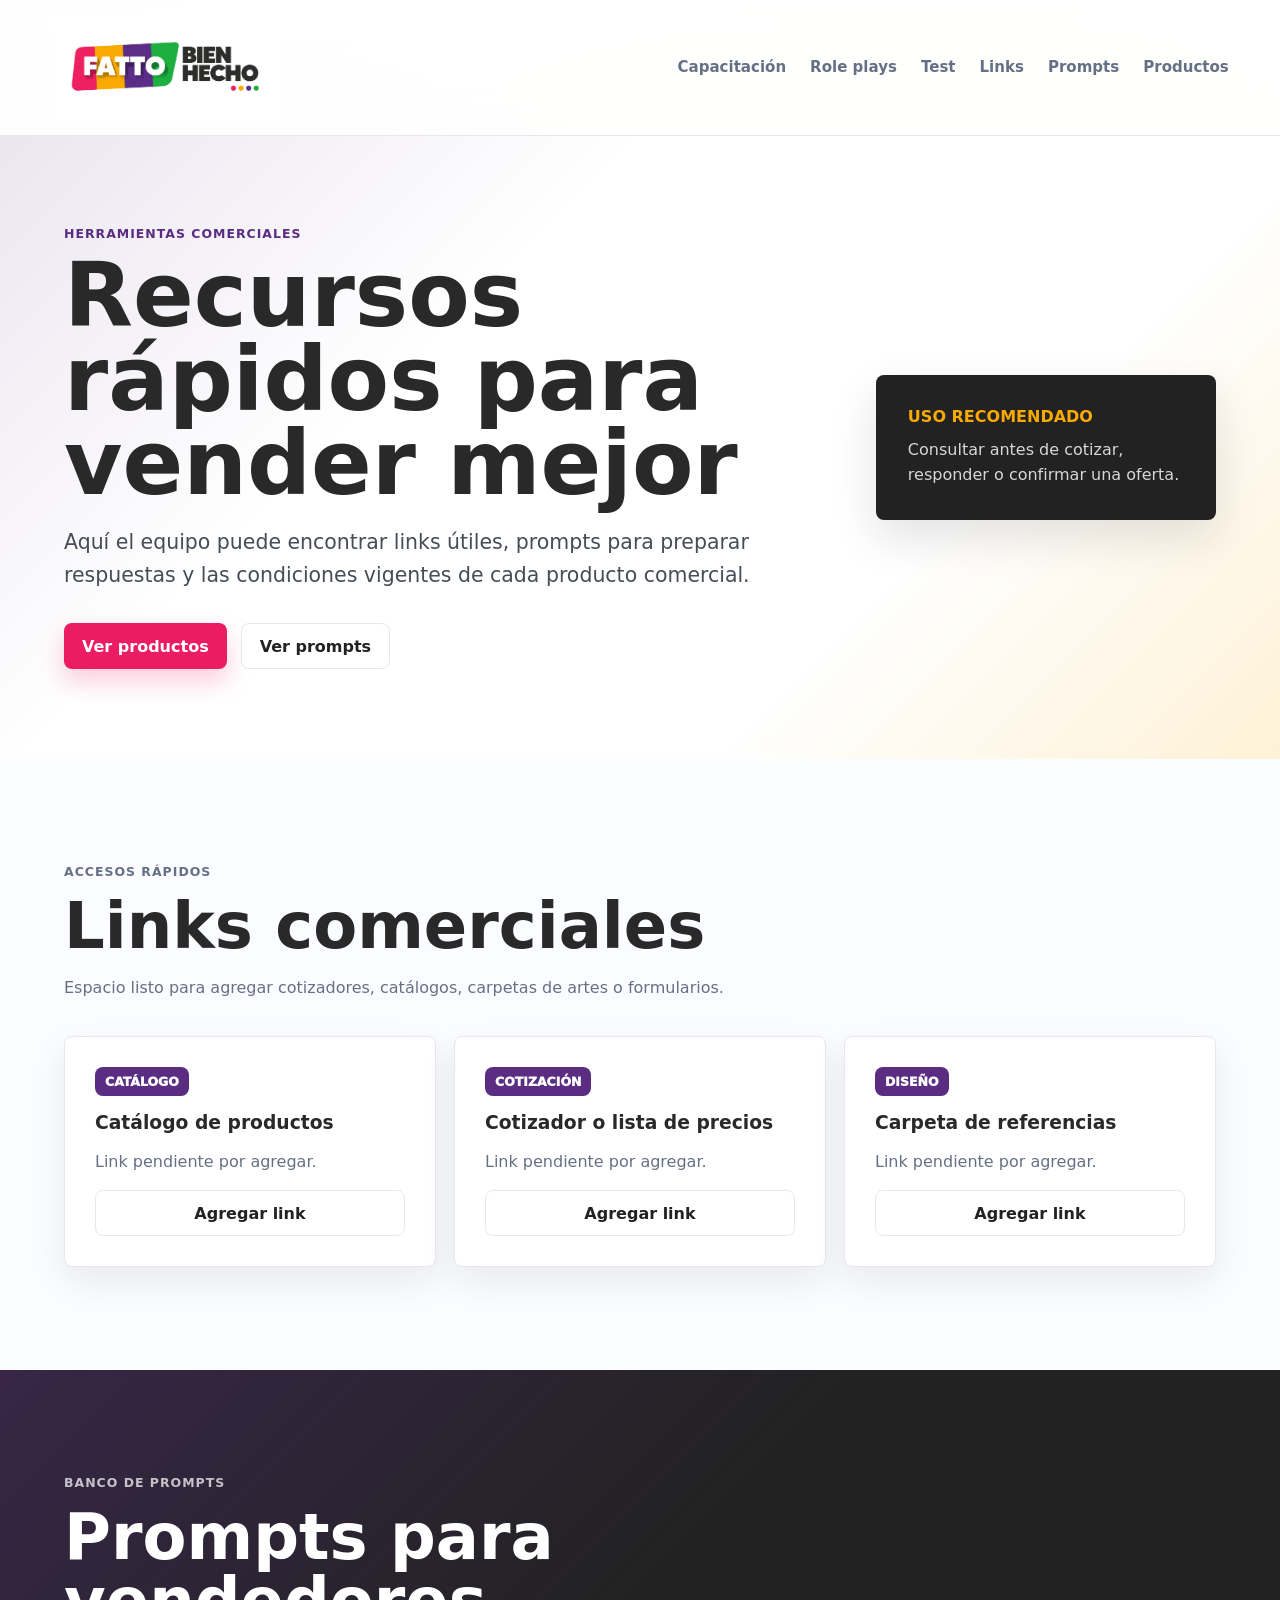
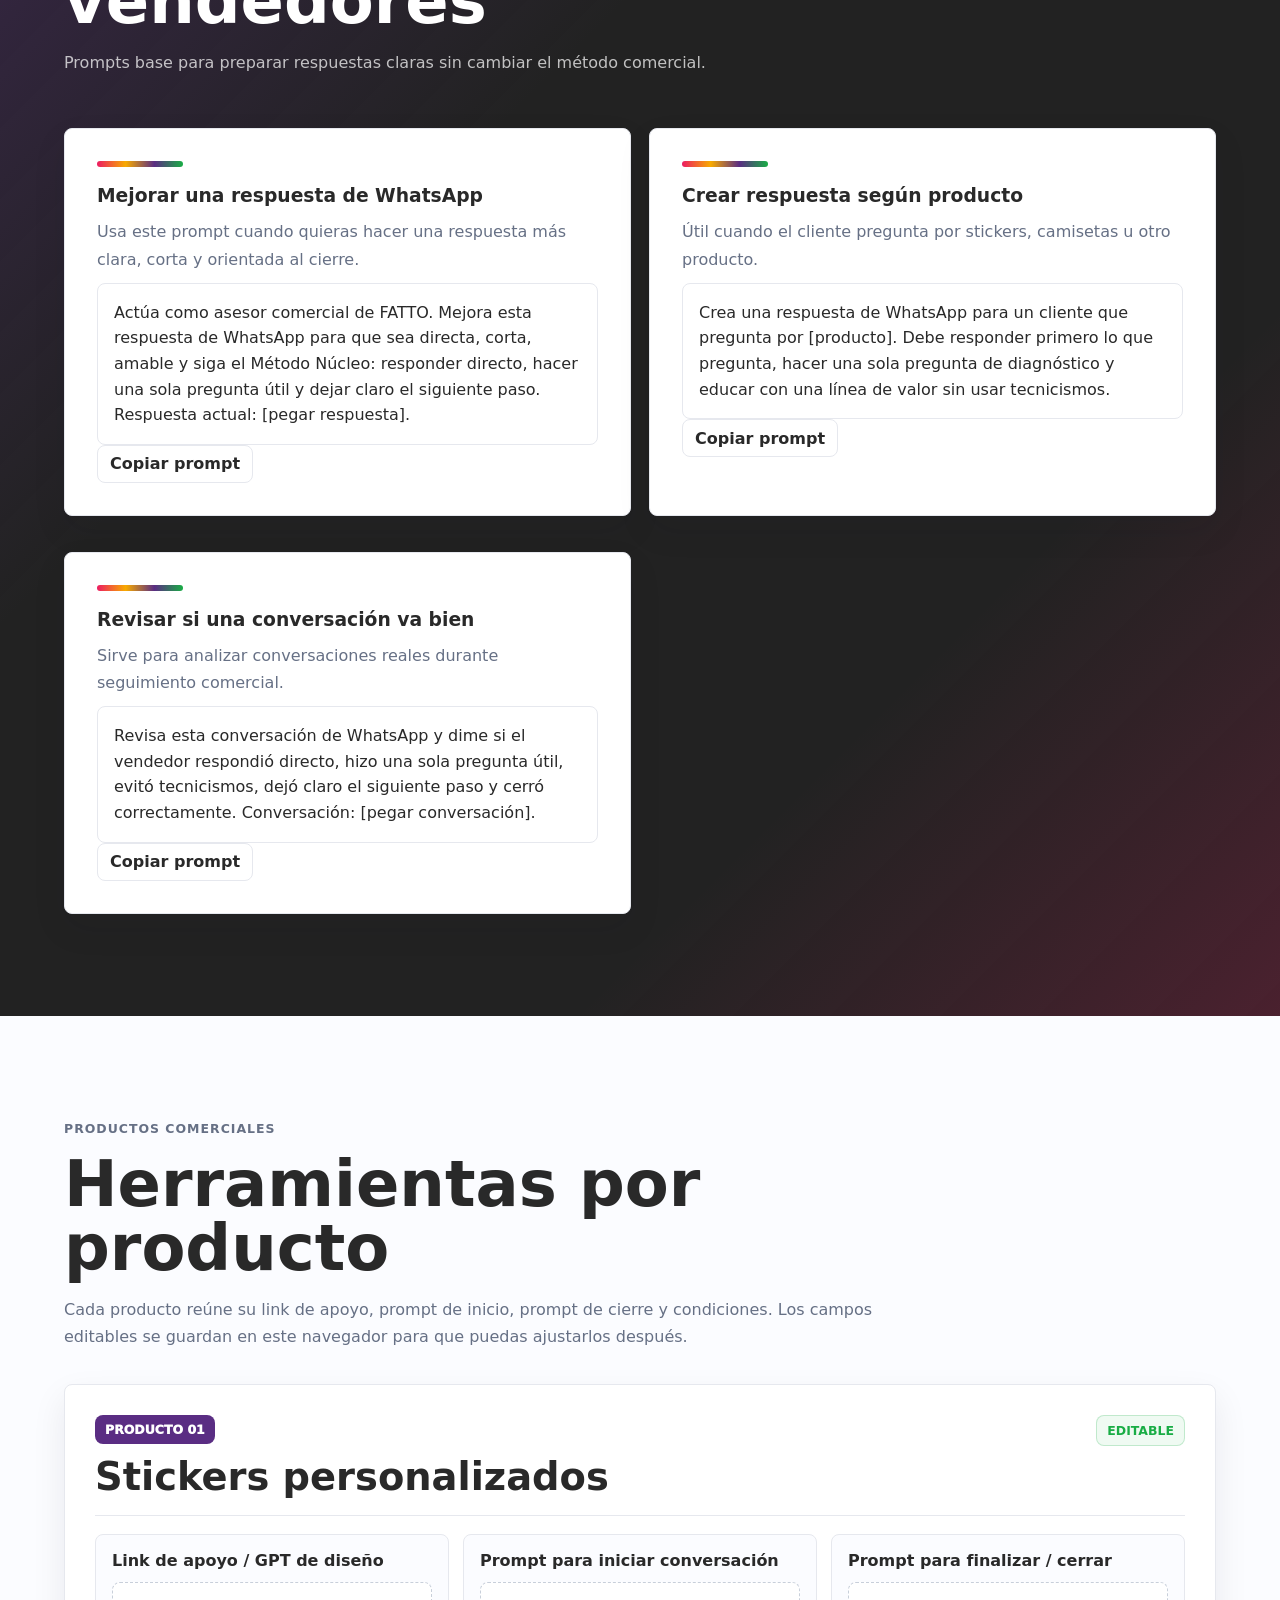
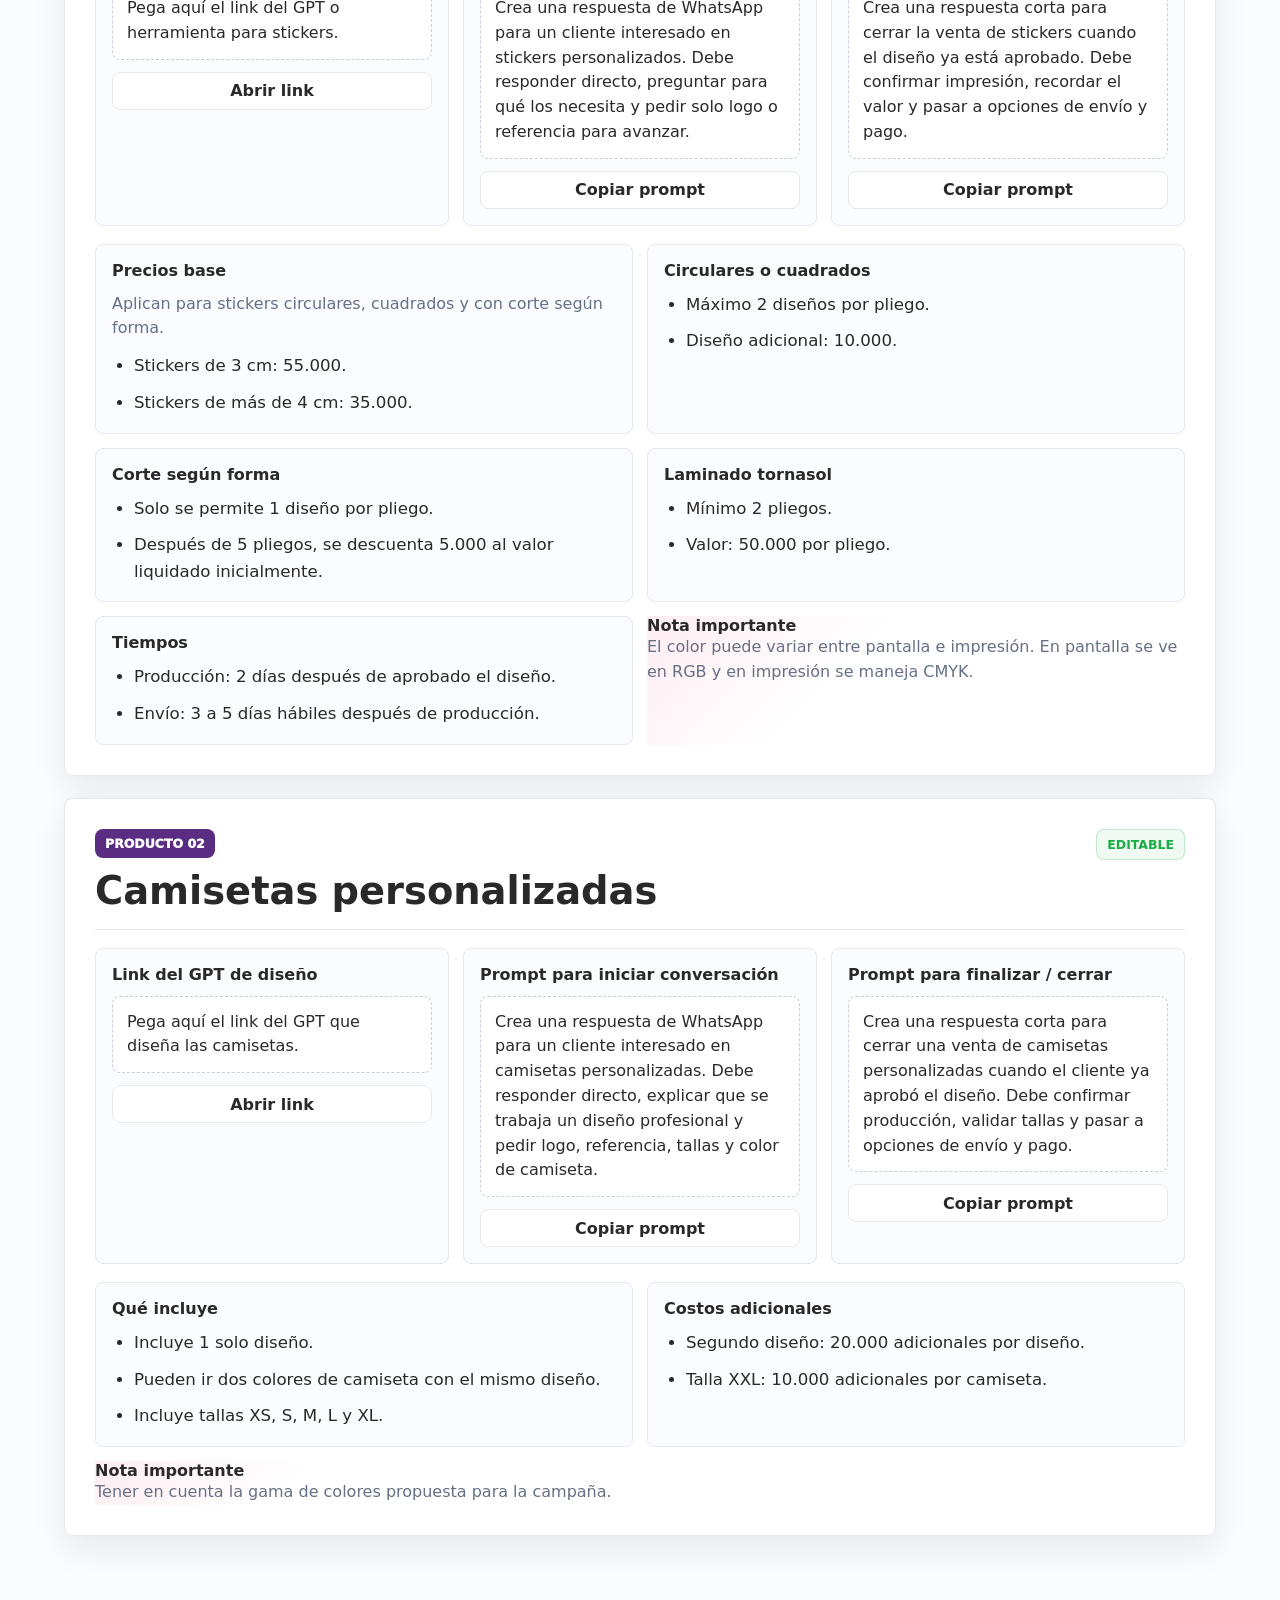
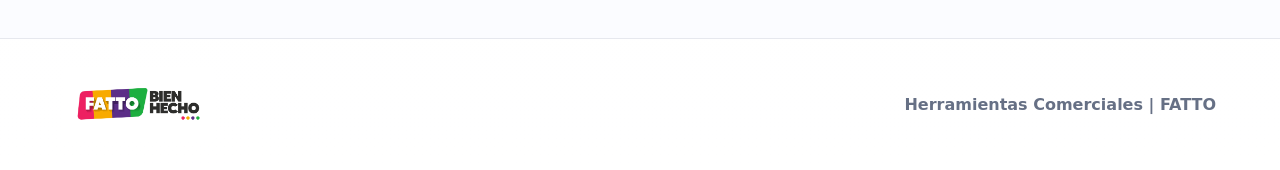
<file: herramientas.html>
<!doctype html>
<html lang="es">
  <head>
    <meta charset="UTF-8" />
    <meta name="viewport" content="width=device-width, initial-scale=1.0" />
    <title>Herramientas Comerciales | FATTO Bien Hecho</title>
    <link rel="stylesheet" href="styles.css" />
  </head>
  <body>
    <header class="topbar">
      <a class="brand" href="index.html#inicio" aria-label="Volver al inicio">
        <img src="assets/logo-fatto.jpg" alt="FATTO Bien Hecho" />
      </a>
      <nav class="nav" aria-label="Navegación principal">
        <a href="index.html">Capacitación</a>
        <a href="index.html#role-plays">Role plays</a>
        <a href="index.html#test">Test</a>
        <a href="#links">Links</a>
        <a href="#prompts">Prompts</a>
        <a href="#ofertas-comerciales">Productos</a>
      </nav>
    </header>

    <main>
      <section class="tools-hero">
        <div>
          <p class="eyebrow">Herramientas comerciales</p>
          <h1>Recursos rápidos para vender mejor</h1>
          <p>
            Aquí el equipo puede encontrar links útiles, prompts para preparar respuestas y las
            condiciones vigentes de cada producto comercial.
          </p>
          <div class="hero-actions">
            <a class="button primary" href="#ofertas-comerciales">Ver productos</a>
            <a class="button ghost" href="#prompts">Ver prompts</a>
          </div>
        </div>
        <aside class="tool-summary">
          <strong>Uso recomendado</strong>
          <span>Consultar antes de cotizar, responder o confirmar una oferta.</span>
        </aside>
      </section>

      <section class="section" id="links">
        <div class="section-heading">
          <p class="eyebrow">Accesos rápidos</p>
          <h2>Links comerciales</h2>
          <p>Espacio listo para agregar cotizadores, catálogos, carpetas de artes o formularios.</p>
        </div>

        <div class="tool-grid">
          <article class="tool-card">
            <span>Catálogo</span>
            <h3>Catálogo de productos</h3>
            <p>Link pendiente por agregar.</p>
            <a class="button ghost" href="#" aria-disabled="true">Agregar link</a>
          </article>

          <article class="tool-card">
            <span>Cotización</span>
            <h3>Cotizador o lista de precios</h3>
            <p>Link pendiente por agregar.</p>
            <a class="button ghost" href="#" aria-disabled="true">Agregar link</a>
          </article>

          <article class="tool-card">
            <span>Diseño</span>
            <h3>Carpeta de referencias</h3>
            <p>Link pendiente por agregar.</p>
            <a class="button ghost" href="#" aria-disabled="true">Agregar link</a>
          </article>
        </div>
      </section>

      <section class="section dark" id="prompts">
        <div class="section-heading">
          <p class="eyebrow">Banco de prompts</p>
          <h2>Prompts para vendedores</h2>
          <p>Prompts base para preparar respuestas claras sin cambiar el método comercial.</p>
        </div>

        <div class="prompt-grid">
          <article class="content-card">
            <h3>Mejorar una respuesta de WhatsApp</h3>
            <p>Usa este prompt cuando quieras hacer una respuesta más clara, corta y orientada al cierre.</p>
            <div class="prompt-box">
              Actúa como asesor comercial de FATTO. Mejora esta respuesta de WhatsApp para que sea
              directa, corta, amable y siga el Método Núcleo: responder directo, hacer una sola
              pregunta útil y dejar claro el siguiente paso. Respuesta actual: [pegar respuesta].
            </div>
            <button
              class="copy-button"
              data-copy="Actúa como asesor comercial de FATTO. Mejora esta respuesta de WhatsApp para que sea directa, corta, amable y siga el Método Núcleo: responder directo, hacer una sola pregunta útil y dejar claro el siguiente paso. Respuesta actual: [pegar respuesta]."
            >
              Copiar prompt
            </button>
          </article>

          <article class="content-card">
            <h3>Crear respuesta según producto</h3>
            <p>Útil cuando el cliente pregunta por stickers, camisetas u otro producto.</p>
            <div class="prompt-box">
              Crea una respuesta de WhatsApp para un cliente que pregunta por [producto]. Debe
              responder primero lo que pregunta, hacer una sola pregunta de diagnóstico y educar con
              una línea de valor sin usar tecnicismos.
            </div>
            <button
              class="copy-button"
              data-copy="Crea una respuesta de WhatsApp para un cliente que pregunta por [producto]. Debe responder primero lo que pregunta, hacer una sola pregunta de diagnóstico y educar con una línea de valor sin usar tecnicismos."
            >
              Copiar prompt
            </button>
          </article>

          <article class="content-card">
            <h3>Revisar si una conversación va bien</h3>
            <p>Sirve para analizar conversaciones reales durante seguimiento comercial.</p>
            <div class="prompt-box">
              Revisa esta conversación de WhatsApp y dime si el vendedor respondió directo, hizo una
              sola pregunta útil, evitó tecnicismos, dejó claro el siguiente paso y cerró
              correctamente. Conversación: [pegar conversación].
            </div>
            <button
              class="copy-button"
              data-copy="Revisa esta conversación de WhatsApp y dime si el vendedor respondió directo, hizo una sola pregunta útil, evitó tecnicismos, dejó claro el siguiente paso y cerró correctamente. Conversación: [pegar conversación]."
            >
              Copiar prompt
            </button>
          </article>
        </div>
      </section>

      <section class="section" id="ofertas-comerciales">
        <div class="section-heading">
          <p class="eyebrow">Productos comerciales</p>
          <h2>Herramientas por producto</h2>
          <p>
            Cada producto reúne su link de apoyo, prompt de inicio, prompt de cierre y condiciones.
            Los campos editables se guardan en este navegador para que puedas ajustarlos después.
          </p>
        </div>

        <div class="product-workspace">
          <article class="product-tool-panel">
            <div class="product-tool-head">
              <div>
                <span>Producto 01</span>
                <h3>Stickers personalizados</h3>
              </div>
              <strong>Editable</strong>
            </div>

            <div class="product-action-grid">
              <section class="editable-card">
                <h4>Link de apoyo / GPT de diseño</h4>
                <div class="editable-field single-line" contenteditable="true" data-edit-key="stickers-link">
                  Pega aquí el link del GPT o herramienta para stickers.
                </div>
                <button class="copy-button" type="button" data-open-target="stickers-link">Abrir link</button>
              </section>

              <section class="editable-card">
                <h4>Prompt para iniciar conversación</h4>
                <div class="editable-field" contenteditable="true" data-edit-key="stickers-prompt-inicio">
                  Crea una respuesta de WhatsApp para un cliente interesado en stickers personalizados. Debe responder directo, preguntar para qué los necesita y pedir solo logo o referencia para avanzar.
                </div>
                <button class="copy-button" type="button" data-copy-target="stickers-prompt-inicio">Copiar prompt</button>
              </section>

              <section class="editable-card">
                <h4>Prompt para finalizar / cerrar</h4>
                <div class="editable-field" contenteditable="true" data-edit-key="stickers-prompt-cierre">
                  Crea una respuesta corta para cerrar la venta de stickers cuando el diseño ya está aprobado. Debe confirmar impresión, recordar el valor y pasar a opciones de envío y pago.
                </div>
                <button class="copy-button" type="button" data-copy-target="stickers-prompt-cierre">Copiar prompt</button>
              </section>
            </div>

            <div class="conditions-board">
              <section>
                <h4>Precios base</h4>
                <p>Aplican para stickers circulares, cuadrados y con corte según forma.</p>
                <ul class="simple-list">
                  <li>Stickers de 3 cm: 55.000.</li>
                  <li>Stickers de más de 4 cm: 35.000.</li>
                </ul>
              </section>

              <section>
                <h4>Circulares o cuadrados</h4>
                <ul class="simple-list">
                  <li>Máximo 2 diseños por pliego.</li>
                  <li>Diseño adicional: 10.000.</li>
                </ul>
              </section>

              <section>
                <h4>Corte según forma</h4>
                <ul class="simple-list">
                  <li>Solo se permite 1 diseño por pliego.</li>
                  <li>Después de 5 pliegos, se descuenta 5.000 al valor liquidado inicialmente.</li>
                </ul>
              </section>

              <section>
                <h4>Laminado tornasol</h4>
                <ul class="simple-list">
                  <li>Mínimo 2 pliegos.</li>
                  <li>Valor: 50.000 por pliego.</li>
                </ul>
              </section>

              <section>
                <h4>Tiempos</h4>
                <ul class="simple-list">
                  <li>Producción: 2 días después de aprobado el diseño.</li>
                  <li>Envío: 3 a 5 días hábiles después de producción.</li>
                </ul>
              </section>

              <div class="internal-note">
                <h4>Nota importante</h4>
                <p>
                  El color puede variar entre pantalla e impresión. En pantalla se ve en RGB y en
                  impresión se maneja CMYK.
                </p>
              </div>
            </div>
          </article>

          <article class="product-tool-panel">
            <div class="product-tool-head">
              <div>
                <span>Producto 02</span>
                <h3>Camisetas personalizadas</h3>
              </div>
              <strong>Editable</strong>
            </div>

            <div class="product-action-grid">
              <section class="editable-card">
                <h4>Link del GPT de diseño</h4>
                <div class="editable-field single-line" contenteditable="true" data-edit-key="camisetas-link">
                  Pega aquí el link del GPT que diseña las camisetas.
                </div>
                <button class="copy-button" type="button" data-open-target="camisetas-link">Abrir link</button>
              </section>

              <section class="editable-card">
                <h4>Prompt para iniciar conversación</h4>
                <div class="editable-field" contenteditable="true" data-edit-key="camisetas-prompt-inicio">
                  Crea una respuesta de WhatsApp para un cliente interesado en camisetas personalizadas. Debe responder directo, explicar que se trabaja un diseño profesional y pedir logo, referencia, tallas y color de camiseta.
                </div>
                <button class="copy-button" type="button" data-copy-target="camisetas-prompt-inicio">Copiar prompt</button>
              </section>

              <section class="editable-card">
                <h4>Prompt para finalizar / cerrar</h4>
                <div class="editable-field" contenteditable="true" data-edit-key="camisetas-prompt-cierre">
                  Crea una respuesta corta para cerrar una venta de camisetas personalizadas cuando el cliente ya aprobó el diseño. Debe confirmar producción, validar tallas y pasar a opciones de envío y pago.
                </div>
                <button class="copy-button" type="button" data-copy-target="camisetas-prompt-cierre">Copiar prompt</button>
              </section>
            </div>

            <div class="conditions-board">
              <section>
                <h4>Qué incluye</h4>
                <ul class="simple-list">
                  <li>Incluye 1 solo diseño.</li>
                  <li>Pueden ir dos colores de camiseta con el mismo diseño.</li>
                  <li>Incluye tallas XS, S, M, L y XL.</li>
                </ul>
              </section>

              <section>
                <h4>Costos adicionales</h4>
                <ul class="simple-list">
                  <li>Segundo diseño: 20.000 adicionales por diseño.</li>
                  <li>Talla XXL: 10.000 adicionales por camiseta.</li>
                </ul>
              </section>

              <div class="internal-note">
                <h4>Nota importante</h4>
                <p>Tener en cuenta la gama de colores propuesta para la campaña.</p>
              </div>
            </div>
          </article>
        </div>
      </section>
    </main>

    <div class="toast" id="toast" role="status" aria-live="polite">Copiado</div>

    <footer class="footer">
      <img src="assets/logo-fatto.jpg" alt="FATTO Bien Hecho" />
      <p>Herramientas Comerciales | FATTO</p>
    </footer>

    <script src="script.js"></script>
  </body>
</html>
</file>
<file: styles.css>
:root {
  --ink: #292929;
  --muted: #667085;
  --paper: #ffffff;
  --soft: #f7f8fb;
  --line: #e6e8ee;
  --pink: #ec1c62;
  --yellow: #f8aa00;
  --purple: #5a2d83;
  --green: #19ad45;
  --dark: #222222;
  --shadow: 0 18px 45px rgba(23, 24, 28, 0.12);
}

* {
  box-sizing: border-box;
}

html {
  scroll-behavior: smooth;
}

body {
  margin: 0;
  color: var(--ink);
  font-family:
    Inter, ui-sans-serif, system-ui, -apple-system, BlinkMacSystemFont, "Segoe UI", sans-serif;
  background: var(--paper);
}

button,
input {
  font: inherit;
}

select,
textarea {
  font: inherit;
}

button,
a {
  -webkit-tap-highlight-color: transparent;
}

a {
  color: inherit;
  text-decoration: none;
}

.topbar {
  position: sticky;
  top: 0;
  z-index: 30;
  display: flex;
  align-items: center;
  justify-content: space-between;
  gap: 24px;
  min-height: 74px;
  padding: 10px clamp(16px, 4vw, 58px);
  background: rgba(255, 255, 255, 0.94);
  border-bottom: 1px solid var(--line);
  backdrop-filter: blur(18px);
}

.brand img {
  display: block;
  width: clamp(150px, 20vw, 230px);
  height: auto;
}

.nav {
  display: flex;
  align-items: center;
  gap: clamp(10px, 2vw, 24px);
  color: var(--muted);
  font-size: 0.94rem;
  font-weight: 800;
  white-space: nowrap;
}

.nav a {
  padding: 8px 0;
  border-bottom: 2px solid transparent;
}

.nav a:hover {
  color: var(--dark);
  border-color: var(--pink);
}

.hero {
  display: grid;
  grid-template-columns: minmax(0, 1fr) minmax(320px, 0.72fr);
  gap: clamp(32px, 6vw, 86px);
  align-items: center;
  min-height: calc(100vh - 74px);
  padding: clamp(48px, 7vw, 96px) clamp(16px, 5vw, 72px);
  background:
    linear-gradient(135deg, rgba(236, 28, 98, 0.12), transparent 34%),
    linear-gradient(315deg, rgba(25, 173, 69, 0.13), transparent 30%),
    #fff;
}

.tools-hero {
  display: grid;
  grid-template-columns: minmax(0, 1fr) minmax(280px, 0.45fr);
  gap: clamp(24px, 5vw, 56px);
  align-items: center;
  min-height: 58vh;
  padding: clamp(54px, 7vw, 96px) clamp(16px, 5vw, 72px);
  background:
    linear-gradient(135deg, rgba(90, 45, 131, 0.12), transparent 34%),
    linear-gradient(315deg, rgba(248, 170, 0, 0.16), transparent 30%),
    #fff;
}

.tools-hero h1 {
  max-width: 12ch;
  margin: 0;
  font-size: clamp(3rem, 7vw, 6.2rem);
  line-height: 0.94;
  letter-spacing: 0;
}

.tools-hero p:not(.eyebrow) {
  max-width: 720px;
  color: #474d57;
  font-size: clamp(1.08rem, 2vw, 1.28rem);
  line-height: 1.65;
}

.tool-summary {
  display: grid;
  gap: 12px;
  padding: clamp(22px, 3vw, 32px);
  color: #fff;
  background: var(--dark);
  border-radius: 8px;
  box-shadow: var(--shadow);
}

.tool-summary strong {
  color: var(--yellow);
  text-transform: uppercase;
}

.tool-summary span {
  color: rgba(255, 255, 255, 0.82);
  line-height: 1.55;
}

.hero-copy {
  max-width: 800px;
}

.eyebrow {
  margin: 0 0 12px;
  color: var(--purple);
  font-size: 0.78rem;
  font-weight: 900;
  letter-spacing: 0.08em;
  text-transform: uppercase;
}

h1,
h2,
h3,
p {
  overflow-wrap: anywhere;
}

.hero h1 {
  margin: 0;
  max-width: 12ch;
  font-size: clamp(3rem, 8vw, 7rem);
  line-height: 0.92;
  letter-spacing: 0;
}

.hero-copy > p:not(.eyebrow) {
  max-width: 680px;
  color: #474d57;
  font-size: clamp(1.1rem, 2vw, 1.32rem);
  line-height: 1.7;
}

.hero-actions {
  display: flex;
  flex-wrap: wrap;
  gap: 14px;
  margin-top: 30px;
}

.button {
  display: inline-flex;
  align-items: center;
  justify-content: center;
  min-height: 46px;
  padding: 12px 18px;
  border: 0;
  border-radius: 8px;
  cursor: pointer;
  font-weight: 900;
}

.button.primary {
  color: #fff;
  background: var(--pink);
  box-shadow: 0 12px 24px rgba(236, 28, 98, 0.22);
}

.button.primary:hover {
  background: #d41455;
}

.button.ghost {
  color: var(--dark);
  background: #fff;
  border: 1px solid var(--line);
}

.training-panel {
  position: relative;
  padding: clamp(24px, 4vw, 38px);
  background: var(--dark);
  color: #fff;
  border-radius: 8px;
  box-shadow: var(--shadow);
}

.training-panel::before {
  content: "";
  position: absolute;
  inset: 0 auto 0 0;
  width: 10px;
  background: linear-gradient(var(--pink), var(--yellow), var(--purple), var(--green));
  border-radius: 8px 0 0 8px;
}

.panel-label {
  display: inline-block;
  margin-bottom: 18px;
  color: var(--yellow);
  font-weight: 900;
  text-transform: uppercase;
}

.training-panel h2 {
  margin: 0;
  font-size: clamp(1.55rem, 3vw, 2.4rem);
  line-height: 1.1;
}

.training-panel ul {
  display: grid;
  gap: 12px;
  margin: 24px 0 0;
  padding-left: 18px;
  color: rgba(255, 255, 255, 0.82);
  line-height: 1.55;
}

.progress-band {
  position: sticky;
  top: 74px;
  z-index: 25;
  display: flex;
  gap: 10px;
  overflow-x: auto;
  padding: 12px clamp(16px, 5vw, 72px);
  background: var(--soft);
  border-block: 1px solid var(--line);
}

.module-toggle {
  position: fixed;
  right: 18px;
  bottom: 18px;
  z-index: 35;
  display: inline-flex;
  align-items: center;
  gap: 8px;
  min-height: 46px;
  padding: 12px 14px;
  color: #fff;
  background: var(--purple);
  border: 0;
  border-radius: 8px;
  box-shadow: var(--shadow);
  cursor: pointer;
  font-weight: 950;
}

.module-toggle span {
  padding: 4px 7px;
  color: var(--purple);
  background: #fff;
  border-radius: 8px;
  font-size: 0.82rem;
}

.module-map {
  position: fixed;
  right: 18px;
  bottom: 76px;
  z-index: 36;
  display: grid;
  gap: 6px;
  width: min(260px, calc(100vw - 36px));
  max-height: min(520px, calc(100vh - 110px));
  overflow-y: auto;
  padding: 14px;
  background: rgba(255, 255, 255, 0.94);
  border: 1px solid var(--line);
  border-radius: 8px;
  box-shadow: 0 14px 34px rgba(20, 24, 32, 0.1);
  backdrop-filter: blur(16px);
  opacity: 0;
  transform: translateY(10px) scale(0.98);
  pointer-events: none;
  transition: opacity 160ms ease, transform 160ms ease;
}

.module-map.open {
  opacity: 1;
  transform: translateY(0) scale(1);
  pointer-events: auto;
}

.module-map-head {
  display: flex;
  align-items: center;
  justify-content: space-between;
  gap: 12px;
  margin-bottom: 4px;
}

.module-map strong {
  color: var(--dark);
  font-size: 0.78rem;
  text-transform: uppercase;
}

.module-map-head button {
  display: grid;
  place-items: center;
  width: 32px;
  height: 32px;
  color: var(--ink);
  background: var(--soft);
  border: 1px solid var(--line);
  border-radius: 8px;
  cursor: pointer;
  font-size: 1.2rem;
  font-weight: 950;
}

.module-link {
  padding: 7px 9px;
  color: var(--muted);
  border-radius: 8px;
  font-size: 0.82rem;
  font-weight: 850;
}

.module-link.active,
.module-link:hover {
  color: #fff;
  background: var(--purple);
}

.agenda-pill,
.offer-tab,
.step,
.copy-button {
  border: 1px solid var(--line);
  border-radius: 8px;
  background: #fff;
  color: var(--ink);
  cursor: pointer;
  font-weight: 850;
}

.agenda-pill {
  flex: 0 0 auto;
  padding: 10px 14px;
  color: var(--muted);
}

.agenda-pill.active,
.agenda-pill:hover {
  color: #fff;
  background: var(--purple);
  border-color: var(--purple);
}

.section {
  padding: clamp(64px, 8vw, 108px) clamp(16px, 5vw, 72px);
}

.section-heading {
  max-width: 850px;
  margin-bottom: 34px;
}

.section h2 {
  margin: 0;
  font-size: clamp(2.1rem, 5vw, 4.8rem);
  line-height: 1;
  letter-spacing: 0;
}

.section-heading p,
.section p {
  color: var(--muted);
  line-height: 1.7;
}

.module-note {
  display: inline-flex;
  margin: 14px 0 0;
  padding: 8px 12px;
  color: var(--purple);
  background: rgba(90, 45, 131, 0.09);
  border: 1px solid rgba(90, 45, 131, 0.16);
  border-radius: 8px;
  font-weight: 900;
}

.error-grid {
  display: grid;
  grid-template-columns: repeat(2, minmax(0, 1fr));
  gap: 18px;
}

.tool-grid,
.prompt-grid,
.offer-tools-grid {
  display: grid;
  grid-template-columns: repeat(3, minmax(0, 1fr));
  gap: 18px;
}

.prompt-grid,
.offer-tools-grid {
  grid-template-columns: repeat(2, minmax(0, 1fr));
}

.tool-card,
.offer-tool-card {
  display: grid;
  gap: 16px;
  align-content: start;
  padding: clamp(22px, 3vw, 30px);
  background: #fff;
  border: 1px solid var(--line);
  border-radius: 8px;
  box-shadow: 0 14px 34px rgba(20, 24, 32, 0.08);
}

.tool-card span,
.offer-tool-head span {
  width: fit-content;
  padding: 7px 10px;
  color: #fff;
  background: var(--purple);
  border-radius: 8px;
  font-size: 0.78rem;
  font-weight: 950;
  text-transform: uppercase;
}

.tool-card h3,
.offer-tool-card h3,
.offer-tool-card h4 {
  margin: 0;
}

.tool-card p {
  margin: 0;
  color: var(--muted);
  line-height: 1.6;
}

.prompt-box {
  padding: 16px;
  color: var(--ink);
  background: #fff;
  border: 1px solid var(--line);
  border-radius: 8px;
  line-height: 1.6;
}

.offer-tool-head {
  display: grid;
  gap: 12px;
}

.offer-tool-card section {
  display: grid;
  gap: 10px;
  padding-top: 14px;
  border-top: 1px solid var(--line);
}

.offer-tool-card .internal-note {
  margin-top: 0;
  padding: 16px;
}

.product-workspace {
  display: grid;
  gap: 22px;
}

.product-tool-panel {
  display: grid;
  gap: 18px;
  padding: clamp(22px, 3vw, 30px);
  background: #fff;
  border: 1px solid var(--line);
  border-radius: 8px;
  box-shadow: 0 14px 34px rgba(20, 24, 32, 0.08);
}

.product-tool-head {
  display: flex;
  align-items: flex-start;
  justify-content: space-between;
  gap: 16px;
  padding-bottom: 16px;
  border-bottom: 1px solid var(--line);
}

.product-tool-head div {
  display: grid;
  gap: 10px;
}

.product-tool-head span {
  width: fit-content;
  padding: 7px 10px;
  color: #fff;
  background: var(--purple);
  border-radius: 8px;
  font-size: 0.78rem;
  font-weight: 950;
  text-transform: uppercase;
}

.product-tool-head h3 {
  margin: 0;
  font-size: clamp(1.6rem, 3vw, 2.4rem);
}

.product-tool-head strong {
  flex: 0 0 auto;
  padding: 7px 10px;
  color: var(--green);
  background: #effaf2;
  border: 1px solid rgba(25, 173, 69, 0.22);
  border-radius: 8px;
  font-size: 0.78rem;
  text-transform: uppercase;
}

.product-action-grid,
.conditions-board {
  display: grid;
  grid-template-columns: repeat(3, minmax(0, 1fr));
  gap: 14px;
}

.conditions-board {
  grid-template-columns: repeat(2, minmax(0, 1fr));
}

.editable-card,
.conditions-board section {
  display: grid;
  gap: 12px;
  align-content: start;
  padding: 16px;
  background: #fbfcff;
  border: 1px solid var(--line);
  border-radius: 8px;
}

.editable-card h4,
.conditions-board h4 {
  margin: 0;
}

.conditions-board p {
  margin: 0;
  color: var(--muted);
  line-height: 1.55;
}

.editable-field {
  min-height: 132px;
  padding: 13px 14px;
  color: var(--ink);
  background: #fff;
  border: 1px dashed #c8cfda;
  border-radius: 8px;
  line-height: 1.55;
  outline: none;
}

.editable-field.single-line {
  min-height: 48px;
  overflow-wrap: anywhere;
}

.editable-field:focus {
  border-color: var(--purple);
  box-shadow: 0 0 0 3px rgba(90, 45, 131, 0.12);
}

.error-card,
.case-card,
.role-card,
.content-card,
.offer-panel,
.response-bank article {
  background: #fff;
  border: 1px solid var(--line);
  border-radius: 8px;
  box-shadow: 0 10px 30px rgba(20, 24, 32, 0.06);
}

.error-card {
  display: grid;
  gap: 18px;
  padding: 22px;
}

.content-card {
  margin-top: 18px;
  padding: clamp(22px, 3vw, 32px);
}

.content-card h3,
.content-card h4 {
  margin: 0 0 12px;
}

.content-card p {
  margin: 0 0 10px;
}

.number-list,
.simple-list {
  display: grid;
  gap: 10px;
  max-width: 760px;
  margin: 0;
  padding-left: 22px;
  color: var(--ink);
  line-height: 1.6;
  font-size: 1.04rem;
}

.dark .number-list,
.dark .simple-list {
  color: var(--ink);
}

.method-steps {
  display: grid;
  gap: 16px;
}

.method-step {
  padding: 20px;
  background: #fbfcff;
  border: 1px solid var(--line);
  border-radius: 8px;
}

.method-step > span,
.script-timeline span {
  display: inline-flex;
  margin-bottom: 10px;
  padding: 7px 10px;
  color: #fff;
  background: var(--purple);
  border-radius: 8px;
  font-size: 0.82rem;
  font-weight: 950;
  text-transform: uppercase;
}

.method-step h4 {
  margin: 0 0 10px;
  font-size: clamp(1.15rem, 2vw, 1.55rem);
}

.mini-examples,
.official-phrase {
  display: grid;
  gap: 8px;
  margin-top: 14px;
  padding: 16px;
  background: #fff;
  border: 1px solid var(--line);
  border-radius: 8px;
}

.mini-examples p,
.official-phrase p {
  margin: 0;
}

.decision-grid,
.example-grid,
.indicator-grid {
  display: grid;
  grid-template-columns: repeat(2, minmax(0, 1fr));
  gap: 16px;
}

.decision-grid {
  margin-top: 14px;
}

.decision-grid div {
  padding: 16px;
  background: #fff;
  border: 1px solid var(--line);
  border-radius: 8px;
}

.closing-phrase {
  width: fit-content;
  max-width: 100%;
  margin: 14px 0;
  padding: 16px 18px;
  color: #fff;
  background: var(--green);
  border-radius: 8px;
  font-size: clamp(1.1rem, 2vw, 1.35rem);
  font-weight: 950;
  line-height: 1.35;
}

.full-example {
  align-self: start;
}

.script-timeline {
  display: grid;
  gap: 14px;
  margin-top: 18px;
}

.script-timeline section {
  display: grid;
  gap: 10px;
  padding: 16px;
  background: #f8faf9;
  border: 1px solid var(--line);
  border-radius: 8px;
}

.script-timeline .bubble {
  margin: 0;
}

.indicator-grid {
  margin-top: 18px;
}

.indicator-card {
  margin-top: 0;
}

.good-indicator {
  border-color: rgba(25, 173, 69, 0.28);
}

.bad-indicator {
  border-color: rgba(236, 28, 98, 0.28);
}

.product-guide-grid {
  display: grid;
  grid-template-columns: repeat(2, minmax(0, 1fr));
  gap: 18px;
}

.product-guide-card {
  position: relative;
  overflow: hidden;
  background: #fff;
  border: 1px solid var(--line);
  border-radius: 8px;
  box-shadow: 0 14px 34px rgba(20, 24, 32, 0.08);
}

.product-guide-card.wide {
  grid-column: 1 / -1;
  display: grid;
  grid-template-columns: minmax(260px, 0.85fr) minmax(0, 1.15fr);
}

.product-media {
  position: relative;
  min-height: 330px;
}

.product-guide-card img {
  width: 100%;
  height: 240px;
  display: block;
  object-fit: cover;
  background: var(--soft);
}

.product-guide-card.wide img {
  height: 100%;
  min-height: 330px;
}

.product-upload {
  position: absolute;
  top: 14px;
  right: 14px;
  display: inline-flex;
  align-items: center;
  justify-content: center;
  min-height: 40px;
  padding: 10px 12px;
  color: #fff;
  background: rgba(34, 34, 34, 0.86);
  border: 1px solid rgba(255, 255, 255, 0.24);
  border-radius: 8px;
  cursor: pointer;
  font-size: 0.86rem;
  font-weight: 900;
  backdrop-filter: blur(10px);
}

.product-upload:hover {
  background: var(--purple);
}

.product-upload input {
  position: absolute;
  width: 1px;
  height: 1px;
  opacity: 0;
  pointer-events: none;
}

.product-guide-content {
  padding: clamp(20px, 3vw, 30px);
}

.product-guide-content > span {
  display: inline-flex;
  margin-bottom: 14px;
  padding: 8px 11px;
  color: #fff;
  background: var(--purple);
  border-radius: 8px;
  font-size: 0.82rem;
  font-weight: 950;
  text-transform: uppercase;
}

.product-guide-content h3 {
  margin: 18px 0 8px;
  font-size: 1.08rem;
}

.product-guide-content h3:first-of-type {
  margin-top: 0;
}

.product-guide-content p {
  margin: 0 0 9px;
}

.product-guide-content .simple-list {
  margin: 8px 0 12px;
}

.product-subtitle {
  color: var(--muted);
  font-weight: 850;
}

.seller-module-checklist {
  margin-top: 20px;
}

.compact-checklist {
  grid-template-columns: repeat(2, minmax(0, 1fr));
}

.error-title {
  display: flex;
  gap: 14px;
  align-items: flex-start;
}

.error-title span {
  display: grid;
  place-items: center;
  flex: 0 0 auto;
  width: 38px;
  height: 38px;
  color: #fff;
  background: var(--pink);
  border-radius: 8px;
  font-weight: 950;
}

.error-title h3 {
  margin: 4px 0 0;
  font-size: 1.25rem;
}

.error-title p {
  margin: 8px 0 0;
  color: var(--muted);
  line-height: 1.55;
}

.comparison {
  display: grid;
  grid-template-columns: repeat(2, minmax(0, 1fr));
  gap: 12px;
}

.bad,
.good,
.callout,
.script-box {
  padding: 16px;
  border-radius: 8px;
}

.bad {
  background: #fff1f5;
  border: 1px solid rgba(236, 28, 98, 0.22);
}

.good {
  background: #effaf2;
  border: 1px solid rgba(25, 173, 69, 0.22);
}

.bad strong,
.good strong,
.callout strong {
  display: block;
  margin-bottom: 8px;
}

.bad p,
.good p,
.callout p,
.script-box p {
  margin: 0 0 8px;
}

.message-example {
  display: grid;
  gap: 12px;
}

.message-example strong {
  margin-bottom: 2px;
}

.message-example .bubble {
  width: fit-content;
  max-width: 100%;
  margin: 0;
  padding: 12px 14px;
  border-radius: 8px;
  box-shadow: 0 8px 18px rgba(20, 24, 32, 0.08);
}

.message-example .customer {
  justify-self: start;
  color: var(--ink);
  background: #fff;
  border: 1px solid var(--line);
}

.message-example .seller {
  justify-self: end;
  color: #fff;
  background: var(--green);
}

.message-example .bad-bubble {
  background: var(--pink);
}

.design-sent {
  justify-self: end;
  width: fit-content;
  max-width: 100%;
  padding: 13px 14px;
  color: #7a1f3f;
  background: #fff;
  border: 1px dashed rgba(236, 28, 98, 0.42);
  border-radius: 8px;
  font-weight: 850;
  line-height: 1.45;
}

.upload-box {
  display: grid;
  gap: 12px;
  padding: 14px;
  background: var(--soft);
  border: 1px dashed #cfd5df;
  border-radius: 8px;
}

.upload-box label {
  display: grid;
  gap: 10px;
  color: var(--muted);
  font-weight: 850;
}

.upload-box input {
  width: 100%;
  padding: 10px;
  background: #fff;
  border: 1px solid var(--line);
  border-radius: 8px;
}

.preview-grid {
  display: grid;
  grid-template-columns: repeat(auto-fill, minmax(120px, 1fr));
  gap: 10px;
}

.preview {
  position: relative;
  overflow: hidden;
  min-height: 120px;
  border-radius: 8px;
  background: #fff;
  border: 1px solid var(--line);
}

.preview img {
  width: 100%;
  height: 120px;
  object-fit: cover;
  display: block;
}

.remove-image {
  position: absolute;
  top: 6px;
  right: 6px;
  display: grid;
  place-items: center;
  width: 28px;
  height: 28px;
  color: #fff;
  background: rgba(0, 0, 0, 0.68);
  border: 0;
  border-radius: 8px;
  cursor: pointer;
  font-weight: 900;
}

.example-lab {
  margin-top: 24px;
  overflow: hidden;
}

.lab-header {
  display: flex;
  align-items: flex-start;
  justify-content: space-between;
  gap: 18px;
}

.lab-header h3 {
  margin: 0 0 10px;
  font-size: clamp(1.45rem, 3vw, 2.3rem);
}

.example-upload {
  position: relative;
  display: inline-flex;
  align-items: center;
  justify-content: center;
  flex: 0 0 auto;
  min-height: 44px;
  padding: 12px 16px;
  color: #fff;
  background: var(--pink);
  border-radius: 8px;
  cursor: pointer;
  font-weight: 950;
}

.example-upload input {
  position: absolute;
  width: 1px;
  height: 1px;
  opacity: 0;
  pointer-events: none;
}

.lab-form {
  display: grid;
  grid-template-columns: minmax(190px, 0.38fr) minmax(0, 1fr);
  gap: 12px;
  margin: 18px 0;
}

.lab-form label,
.seller-info label {
  display: grid;
  gap: 8px;
  color: var(--muted);
  font-weight: 850;
}

.lab-form select,
.lab-form input,
.seller-info input {
  width: 100%;
  min-height: 44px;
  padding: 10px 12px;
  color: var(--ink);
  background: #fff;
  border: 1px solid var(--line);
  border-radius: 8px;
}

.carousel-shell {
  display: grid;
  grid-template-columns: 46px minmax(0, 1fr) 46px;
  gap: 12px;
  align-items: center;
}

.carousel-control {
  display: grid;
  place-items: center;
  width: 46px;
  height: 58px;
  color: #fff;
  background: var(--dark);
  border: 0;
  border-radius: 8px;
  cursor: pointer;
  font-size: 2rem;
  line-height: 1;
}

.example-slide {
  min-height: 420px;
  margin: 0;
  overflow: hidden;
  background: #f1f5f3;
  border: 1px solid var(--line);
  border-radius: 8px;
}

.example-slide img {
  display: block;
  width: 100%;
  max-height: 540px;
  object-fit: contain;
  background: #e9f2eb;
}

.example-slide figcaption {
  display: grid;
  gap: 6px;
  padding: 14px 16px;
  background: #fff;
}

.example-slide figcaption strong {
  color: var(--pink);
}

.example-slide figcaption span,
.example-slide figcaption small {
  color: var(--muted);
  line-height: 1.45;
}

.empty-slide {
  display: grid;
  place-items: center;
  align-content: center;
  gap: 8px;
  min-height: 420px;
  padding: 24px;
  color: var(--muted);
  text-align: center;
}

.empty-slide strong {
  color: var(--ink);
  font-size: 1.2rem;
}

.carousel-footer {
  display: flex;
  align-items: center;
  justify-content: space-between;
  gap: 14px;
  margin-top: 12px;
}

.carousel-footer span {
  color: var(--purple);
  font-weight: 950;
}

.callout {
  background: #fff9eb;
  border: 1px solid rgba(248, 170, 0, 0.28);
}

.copy-button {
  min-height: 38px;
  padding: 8px 12px;
}

.dark {
  color: #fff;
  background: var(--dark);
}

.dark .section-heading p,
.dark .section p {
  color: rgba(255, 255, 255, 0.72);
}

.steps {
  display: grid;
  grid-template-columns: repeat(5, minmax(0, 1fr));
  gap: 10px;
  margin-bottom: 18px;
}

.step {
  min-height: 52px;
  padding: 10px;
}

.step.active {
  color: #fff;
  background: var(--green);
  border-color: var(--green);
}

.method-card {
  max-width: 900px;
  padding: 28px;
  color: var(--ink);
  background: #fff;
  border-radius: 8px;
}

.method-card span {
  color: var(--pink);
  font-weight: 950;
}

.method-card h3 {
  margin: 8px 0;
  font-size: clamp(1.5rem, 3vw, 2.4rem);
}

.method-card p {
  color: var(--muted);
}

.chat-demo {
  display: grid;
  gap: 12px;
  max-width: 760px;
  margin-top: 28px;
}

.bubble {
  width: fit-content;
  max-width: min(620px, 92%);
  padding: 13px 16px;
  border-radius: 8px;
  line-height: 1.45;
}

.customer {
  color: var(--ink);
  background: #fff;
}

.seller {
  justify-self: end;
  color: #fff;
  background: var(--green);
}

.bubble.strong {
  background: var(--purple);
}

.offer-tabs {
  display: flex;
  flex-wrap: wrap;
  gap: 10px;
  margin-bottom: 16px;
}

.offer-grid {
  display: grid;
  grid-template-columns: repeat(2, minmax(0, 1fr));
  gap: 18px;
}

.offer-tab {
  padding: 10px 14px;
}

.offer-tab.active {
  color: #fff;
  background: var(--pink);
  border-color: var(--pink);
}

.offer-panel {
  max-width: 780px;
  padding: 28px;
}

.offer-price {
  display: inline-block;
  margin: 0 0 10px;
  padding: 8px 12px;
  color: var(--dark);
  background: var(--yellow);
  border-radius: 8px;
  font-weight: 950;
}

.offer-panel h3 {
  margin: 0;
  font-size: clamp(1.6rem, 3vw, 2.4rem);
}

.offer-panel ul {
  display: grid;
  gap: 10px;
  margin: 18px 0;
  padding-left: 20px;
}

.script-box {
  background: var(--soft);
  border: 1px solid var(--line);
}

.color-block {
  background:
    linear-gradient(90deg, rgba(236, 28, 98, 0.08), rgba(248, 170, 0, 0.1)),
    var(--soft);
}

.flow {
  display: grid;
  grid-template-columns: repeat(3, minmax(0, 1fr));
  gap: 14px;
}

.flow article {
  padding: 22px;
  background: #fff;
  border: 1px solid var(--line);
  border-radius: 8px;
}

.flow h4 {
  margin: 14px 0 8px;
}

.flow ol,
.flow ul {
  padding-left: 18px;
  line-height: 1.5;
}

.shipping-flow {
  grid-template-columns: repeat(4, minmax(0, 1fr));
}

.shipping-flow article {
  min-height: 130px;
}

.official-client-script {
  border-color: rgba(25, 173, 69, 0.28);
}

.shipping-script {
  max-width: 900px;
  margin: 18px 0;
}

.shipping-script .bubble {
  max-width: min(760px, 100%);
  white-space: normal;
}

.data-request {
  display: grid;
  gap: 10px;
  margin: 14px 0;
  padding: 16px;
  background: var(--soft);
  border: 1px solid var(--line);
  border-radius: 8px;
}

.internal-note {
  border-color: rgba(236, 28, 98, 0.32);
  background:
    linear-gradient(135deg, rgba(236, 28, 98, 0.08), transparent 38%),
    #fff;
}

.internal-note h3 {
  color: var(--pink);
}

.design-grid {
  display: grid;
  grid-template-columns: repeat(2, minmax(0, 1fr));
  gap: 18px;
}

.design-card {
  margin-top: 0;
}

.design-step {
  display: inline-grid;
  place-items: center;
  width: 44px;
  height: 44px;
  margin-bottom: 14px;
  color: #fff;
  background: var(--purple);
  border-radius: 8px;
  font-weight: 950;
}

.danger-card {
  border-color: rgba(236, 28, 98, 0.3);
}

.forbidden-list {
  display: grid;
  gap: 9px;
  margin: 0 0 16px;
  padding: 0;
  list-style: none;
}

.forbidden-list li {
  position: relative;
  padding: 10px 12px 10px 38px;
  color: #7a1f3f;
  background: #fff1f5;
  border: 1px solid rgba(236, 28, 98, 0.2);
  border-radius: 8px;
  font-weight: 800;
}

.forbidden-list li::before {
  content: "x";
  position: absolute;
  left: 12px;
  top: 10px;
  display: grid;
  place-items: center;
  width: 18px;
  height: 18px;
  color: #fff;
  background: var(--pink);
  border-radius: 50%;
  font-size: 0.78rem;
  font-weight: 950;
}

.design-examples,
.final-design-close {
  margin-top: 20px;
}

.final-design-close {
  border-color: rgba(25, 173, 69, 0.28);
}

.flow span {
  display: grid;
  place-items: center;
  width: 38px;
  height: 38px;
  color: #fff;
  background: var(--purple);
  border-radius: 8px;
  font-weight: 950;
}

.response-bank {
  display: grid;
  grid-template-columns: repeat(2, minmax(0, 1fr));
  gap: 16px;
  margin-top: 20px;
}

.response-bank article {
  padding: 24px;
}

.practice-layout {
  display: grid;
  grid-template-columns: repeat(3, minmax(0, 1fr));
  gap: 16px;
}

.case-card,
.role-card {
  padding: 24px;
}

.compact {
  margin-top: 12px;
  line-height: 1.55;
}

.role-card {
  display: grid;
  gap: 16px;
  align-content: start;
}

.checklist {
  display: grid;
  grid-template-columns: repeat(2, minmax(0, 1fr));
  gap: 12px;
  max-width: 920px;
}

.checklist label {
  display: flex;
  align-items: center;
  gap: 12px;
  min-height: 56px;
  padding: 14px;
  color: var(--ink);
  background: #fff;
  border-radius: 8px;
  cursor: pointer;
  font-weight: 850;
}

.checklist input {
  width: 20px;
  height: 20px;
  accent-color: var(--green);
}

.quiz {
  display: grid;
  gap: 16px;
  max-width: 980px;
}

.quiz fieldset {
  display: grid;
  gap: 12px;
  margin: 0;
  padding: 20px;
  background: #fff;
  border: 1px solid var(--line);
  border-radius: 8px;
  box-shadow: 0 10px 30px rgba(20, 24, 32, 0.05);
}

.quiz fieldset.answered-ok {
  border-color: rgba(25, 173, 69, 0.42);
  background: #f6fff8;
}

.quiz fieldset.answered-bad {
  border-color: rgba(236, 28, 98, 0.42);
  background: #fff7fa;
}

.quiz legend {
  padding: 0 8px;
  font-weight: 900;
  line-height: 1.4;
}

.quiz label {
  display: flex;
  gap: 10px;
  align-items: flex-start;
  color: #3f4652;
  line-height: 1.45;
}

.quiz .seller-info label {
  display: grid;
}

.quiz input[type="radio"] {
  width: 18px;
  height: 18px;
  margin-top: 2px;
  accent-color: var(--pink);
}

.quiz textarea {
  width: 100%;
  min-height: 110px;
  padding: 12px;
  color: var(--ink);
  border: 1px solid var(--line);
  border-radius: 8px;
  resize: vertical;
}

.seller-info input {
  max-width: 420px;
}

.quiz-result {
  min-height: 64px;
  padding: 18px;
  color: var(--ink);
  background: var(--soft);
  border: 1px solid var(--line);
  border-radius: 8px;
  font-weight: 850;
  line-height: 1.5;
}

.quiz-result ul {
  display: grid;
  gap: 8px;
  margin: 10px 0 0;
  padding-left: 20px;
}

.score {
  display: grid;
  gap: 12px;
  max-width: 920px;
  margin-top: 22px;
}

.score span {
  color: var(--yellow);
  font-size: 1.4rem;
  font-weight: 950;
}

.score-track {
  height: 14px;
  overflow: hidden;
  background: rgba(255, 255, 255, 0.18);
  border-radius: 8px;
}

#scoreBar {
  width: 0%;
  height: 100%;
  background: linear-gradient(90deg, var(--pink), var(--yellow), var(--green));
  transition: width 180ms ease;
}

.toast {
  position: fixed;
  right: 18px;
  bottom: 18px;
  z-index: 50;
  padding: 12px 16px;
  color: #fff;
  background: var(--dark);
  border-radius: 8px;
  box-shadow: var(--shadow);
  opacity: 0;
  transform: translateY(10px);
  pointer-events: none;
  transition: opacity 160ms ease, transform 160ms ease;
}

.toast.show {
  opacity: 1;
  transform: translateY(0);
}

.footer {
  display: flex;
  align-items: center;
  justify-content: space-between;
  gap: 18px;
  padding: 28px clamp(16px, 5vw, 72px);
  border-top: 1px solid var(--line);
}

.footer img {
  width: 150px;
}

.footer p {
  margin: 0;
  color: var(--muted);
  font-weight: 850;
}

@media (max-width: 980px) {
  .topbar {
    align-items: flex-start;
    flex-direction: column;
  }

  .nav {
    width: 100%;
    overflow-x: auto;
    padding-bottom: 4px;
  }

  .progress-band {
    top: 119px;
  }

  .hero,
  .tools-hero,
  .error-grid,
  .flow,
  .offer-grid,
  .example-grid,
  .indicator-grid,
  .decision-grid,
  .product-guide-grid,
  .product-guide-card.wide,
  .design-grid,
  .response-bank,
  .practice-layout,
  .tool-grid,
  .prompt-grid,
  .offer-tools-grid,
  .product-action-grid,
  .conditions-board {
    grid-template-columns: 1fr;
  }

  .product-tool-head {
    flex-direction: column;
  }

  .lab-header {
    flex-direction: column;
  }

  .lab-form {
    grid-template-columns: 1fr;
  }

  .hero {
    min-height: auto;
  }

  .steps {
    grid-template-columns: repeat(2, minmax(0, 1fr));
  }

  .product-guide-card.wide img {
    height: 240px;
    min-height: 0;
  }

  .shipping-flow {
    grid-template-columns: repeat(2, minmax(0, 1fr));
  }
}

@media (max-width: 640px) {
  .section,
  .hero {
    padding-left: 16px;
    padding-right: 16px;
  }

  .progress-band {
    top: 116px;
  }

  .hero h1 {
    font-size: clamp(2.45rem, 14vw, 4rem);
  }

  .hero-actions .button,
  .steps,
  .comparison,
  .shipping-flow,
  .checklist,
  .compact-checklist,
  .carousel-shell {
    grid-template-columns: 1fr;
  }

  .carousel-control {
    width: 100%;
    height: 42px;
  }

  .hero-actions .button {
    width: 100%;
  }

  .footer {
    align-items: flex-start;
    flex-direction: column;
  }
}

/* Visual polish layer */
body {
  background:
    radial-gradient(circle at 8% 6%, rgba(236, 28, 98, 0.09), transparent 24%),
    radial-gradient(circle at 90% 12%, rgba(248, 170, 0, 0.12), transparent 24%),
    linear-gradient(180deg, #fff 0%, #fbfbfd 34%, #fff 100%);
}

.hero {
  position: relative;
  overflow: hidden;
  background:
    radial-gradient(circle at 12% 16%, rgba(236, 28, 98, 0.18), transparent 28%),
    radial-gradient(circle at 84% 18%, rgba(248, 170, 0, 0.22), transparent 24%),
    radial-gradient(circle at 78% 86%, rgba(25, 173, 69, 0.16), transparent 25%),
    #fff;
}

.hero::before {
  content: "";
  position: absolute;
  right: clamp(18px, 4vw, 70px);
  bottom: -44px;
  width: min(520px, 68vw);
  height: 120px;
  background: linear-gradient(90deg, var(--pink) 0 25%, var(--yellow) 25% 50%, var(--purple) 50% 75%, var(--green) 75%);
  border-radius: 34px;
  transform: rotate(-3deg);
  opacity: 0.18;
}

.hero-copy,
.training-panel {
  position: relative;
  z-index: 1;
}

.hero h1 {
  max-width: 13ch;
  font-size: clamp(3rem, 8vw, 6.5rem);
  line-height: 0.94;
}

.truth-line {
  position: relative;
  margin: 18px 0 0;
  padding-left: 18px;
  font-weight: 780;
  line-height: 1.55;
}

.truth-line::before {
  content: "";
  position: absolute;
  left: 0;
  top: 0.34em;
  width: 6px;
  height: 1.18em;
  background: var(--pink);
  border-radius: 8px;
}

.progress-band {
  background: rgba(248, 247, 251, 0.92);
  backdrop-filter: blur(16px);
}

.section:nth-of-type(odd):not(.dark):not(.color-block) {
  background: #fff;
}

.section:nth-of-type(even):not(.dark):not(.color-block) {
  background: #fbfcff;
}

.dark {
  background:
    linear-gradient(135deg, rgba(90, 45, 131, 0.38), transparent 34%),
    linear-gradient(315deg, rgba(236, 28, 98, 0.2), transparent 28%),
    var(--dark);
}

.color-block {
  background:
    linear-gradient(135deg, rgba(236, 28, 98, 0.09), transparent 34%),
    linear-gradient(315deg, rgba(25, 173, 69, 0.12), transparent 30%),
    var(--soft);
}

.error-card,
.case-card,
.role-card,
.content-card,
.offer-panel,
.response-bank article,
.quiz fieldset {
  box-shadow: 0 14px 34px rgba(20, 24, 32, 0.08);
}

.content-card::before,
.case-card::before,
.role-card::before,
.error-card::before {
  content: "";
  display: block;
  width: 86px;
  height: 6px;
  margin-bottom: 18px;
  background: linear-gradient(90deg, var(--pink), var(--yellow), var(--purple), var(--green));
  border-radius: 8px;
}

.error-card::before {
  margin-bottom: 0;
}

.bad,
.good,
.callout,
.script-box {
  line-height: 1.55;
}

.role-game {
  display: grid;
  gap: 18px;
  max-width: 980px;
  margin-top: 22px;
  padding: clamp(22px, 4vw, 34px);
  background: #fff;
  border: 1px solid var(--line);
  border-radius: 8px;
  box-shadow: var(--shadow);
}

.role-game-header {
  display: flex;
  align-items: flex-start;
  justify-content: space-between;
  gap: 18px;
}

.role-game-header h3 {
  margin: 0;
  font-size: clamp(1.5rem, 3vw, 2.5rem);
}

.game-score {
  display: grid;
  place-items: center;
  min-width: 86px;
  padding: 12px;
  color: #fff;
  background: var(--purple);
  border-radius: 8px;
}

.game-score span {
  font-size: 1.8rem;
  font-weight: 950;
  line-height: 1;
}

.game-score small {
  color: rgba(255, 255, 255, 0.82);
  font-weight: 800;
}

.phone-frame {
  overflow: hidden;
  background: #eff7f1;
  border: 10px solid #242424;
  border-radius: 24px;
  box-shadow: inset 0 0 0 1px rgba(255, 255, 255, 0.8);
}

.phone-top {
  display: flex;
  align-items: center;
  gap: 10px;
  padding: 12px 16px;
  color: #fff;
  background: #1f6f46;
}

.phone-top span {
  width: 14px;
  height: 14px;
  background: var(--green);
  border-radius: 50%;
}

.chat-thread {
  display: grid;
  align-content: start;
  gap: 12px;
  min-height: 300px;
  max-height: 430px;
  overflow-y: auto;
  padding: 20px;
  background:
    linear-gradient(rgba(239, 247, 241, 0.92), rgba(239, 247, 241, 0.92)),
    repeating-linear-gradient(45deg, transparent 0 12px, rgba(255, 255, 255, 0.5) 12px 13px);
}

.chat-bubble {
  display: grid;
  gap: 4px;
  width: fit-content;
  max-width: min(680px, 88%);
  padding: 12px 14px;
  border-radius: 8px;
  box-shadow: 0 8px 18px rgba(20, 24, 32, 0.08);
  line-height: 1.45;
}

.chat-bubble span {
  font-size: 0.72rem;
  font-weight: 950;
  opacity: 0.72;
  text-transform: uppercase;
}

.chat-bubble.customer {
  justify-self: start;
  color: var(--ink);
  background: #fff;
}

.chat-bubble.seller {
  justify-self: end;
  color: #fff;
  background: var(--green);
}

.answer-options {
  display: grid;
  gap: 10px;
}

.answer-option {
  width: 100%;
  padding: 14px 16px;
  color: var(--ink);
  text-align: left;
  background: #fff;
  border: 1px solid var(--line);
  border-radius: 8px;
  cursor: pointer;
  font-weight: 800;
  line-height: 1.45;
}

.answer-option:hover {
  border-color: var(--purple);
  box-shadow: 0 8px 20px rgba(90, 45, 131, 0.12);
}

.answer-option.correct {
  border-color: rgba(25, 173, 69, 0.5);
  background: #effaf2;
}

.answer-option.wrong {
  border-color: rgba(236, 28, 98, 0.45);
  background: #fff1f5;
}

.answer-option:disabled {
  cursor: default;
}

#nextScenario:disabled,
.copy-button:disabled {
  opacity: 0.45;
  cursor: not-allowed;
}

.game-feedback {
  min-height: 48px;
  padding: 14px 16px;
  color: var(--muted);
  background: var(--soft);
  border: 1px solid var(--line);
  border-radius: 8px;
  font-weight: 780;
  line-height: 1.5;
}

@media (max-width: 640px) {
  .role-game-header {
    flex-direction: column;
  }

  .game-score {
    width: 100%;
  }
}

/* Keep white cards readable inside dark modules. */
.dark .content-card,
.dark .response-bank article,
.dark .case-card,
.dark .role-card {
  color: var(--ink);
}

.dark .content-card h3,
.dark .content-card h4,
.dark .response-bank article h3,
.dark .case-card h3,
.dark .role-card h3 {
  color: var(--ink);
}

.dark .content-card p,
.dark .response-bank article p,
.dark .case-card p,
.dark .role-card p {
  color: var(--muted);
}

.dark .content-card strong,
.dark .response-bank article strong,
.dark .case-card strong,
.dark .role-card strong {
  color: var(--ink);
}
</file>
